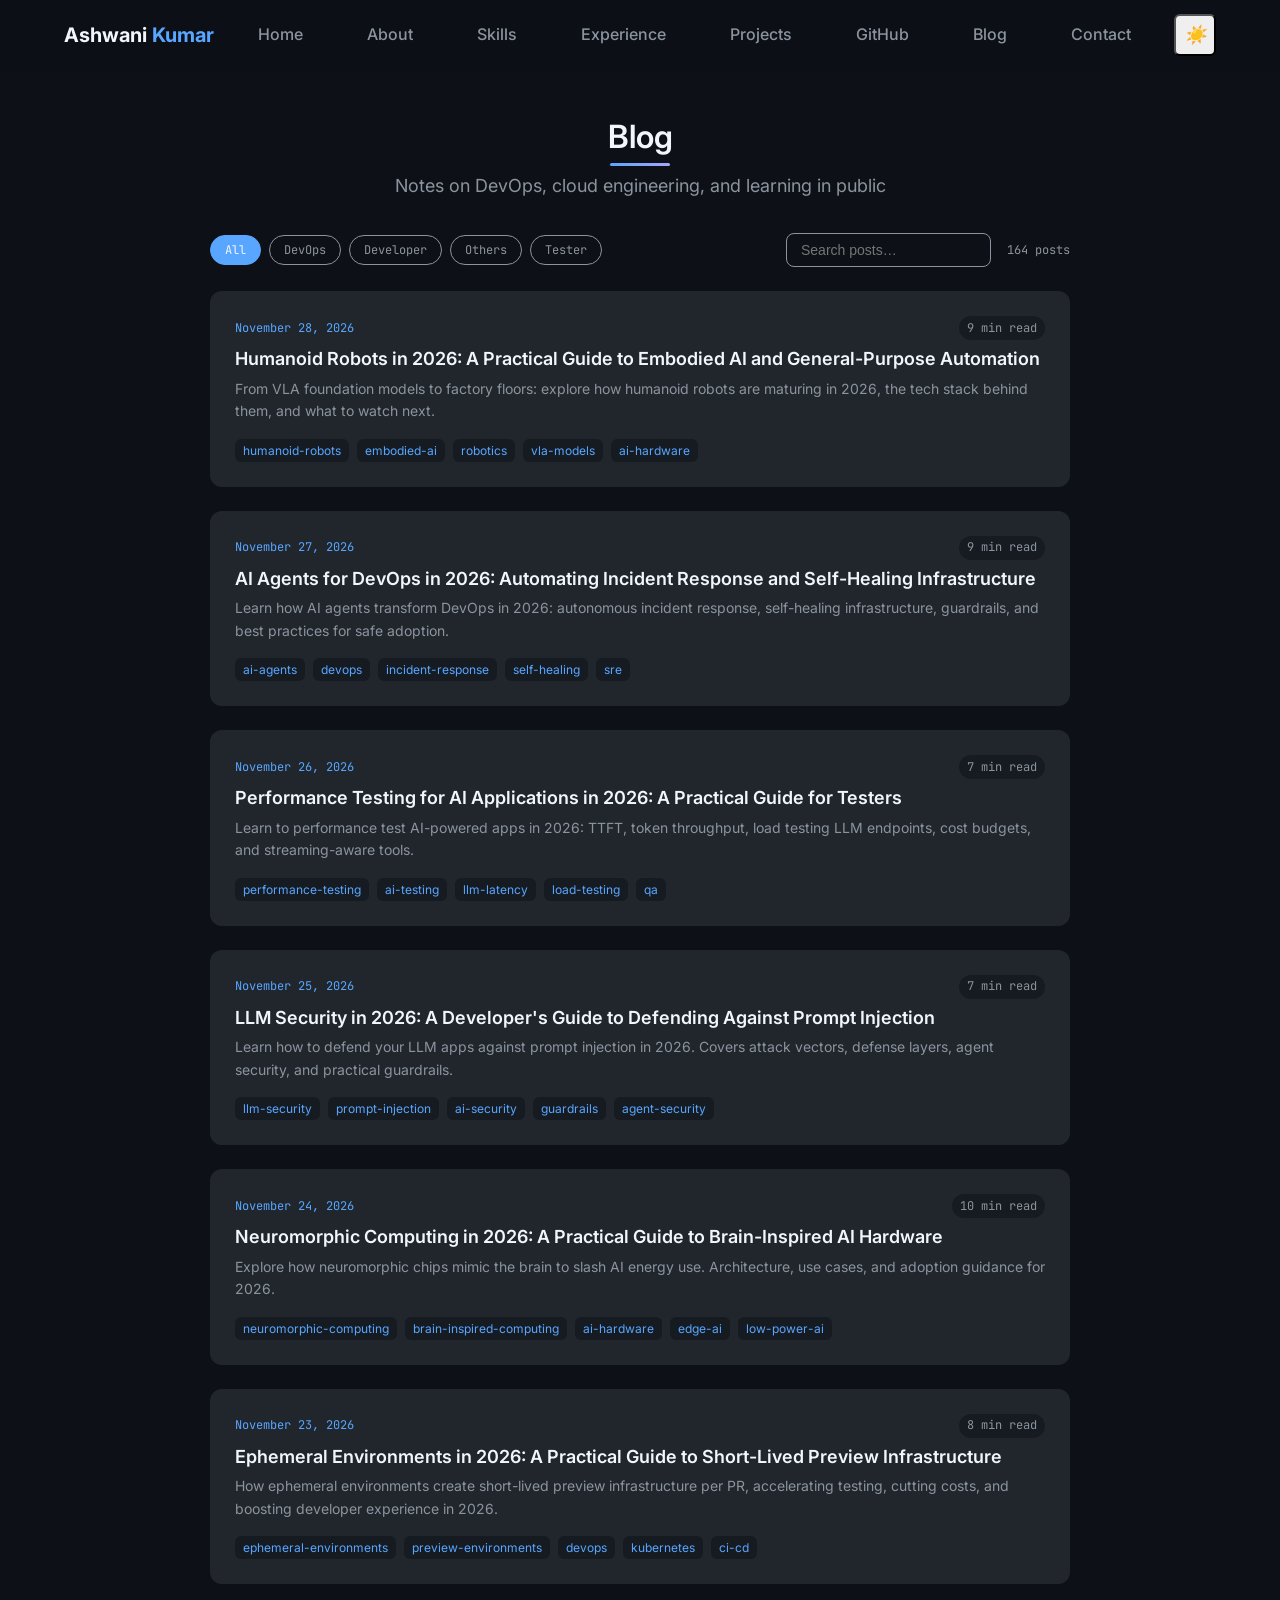
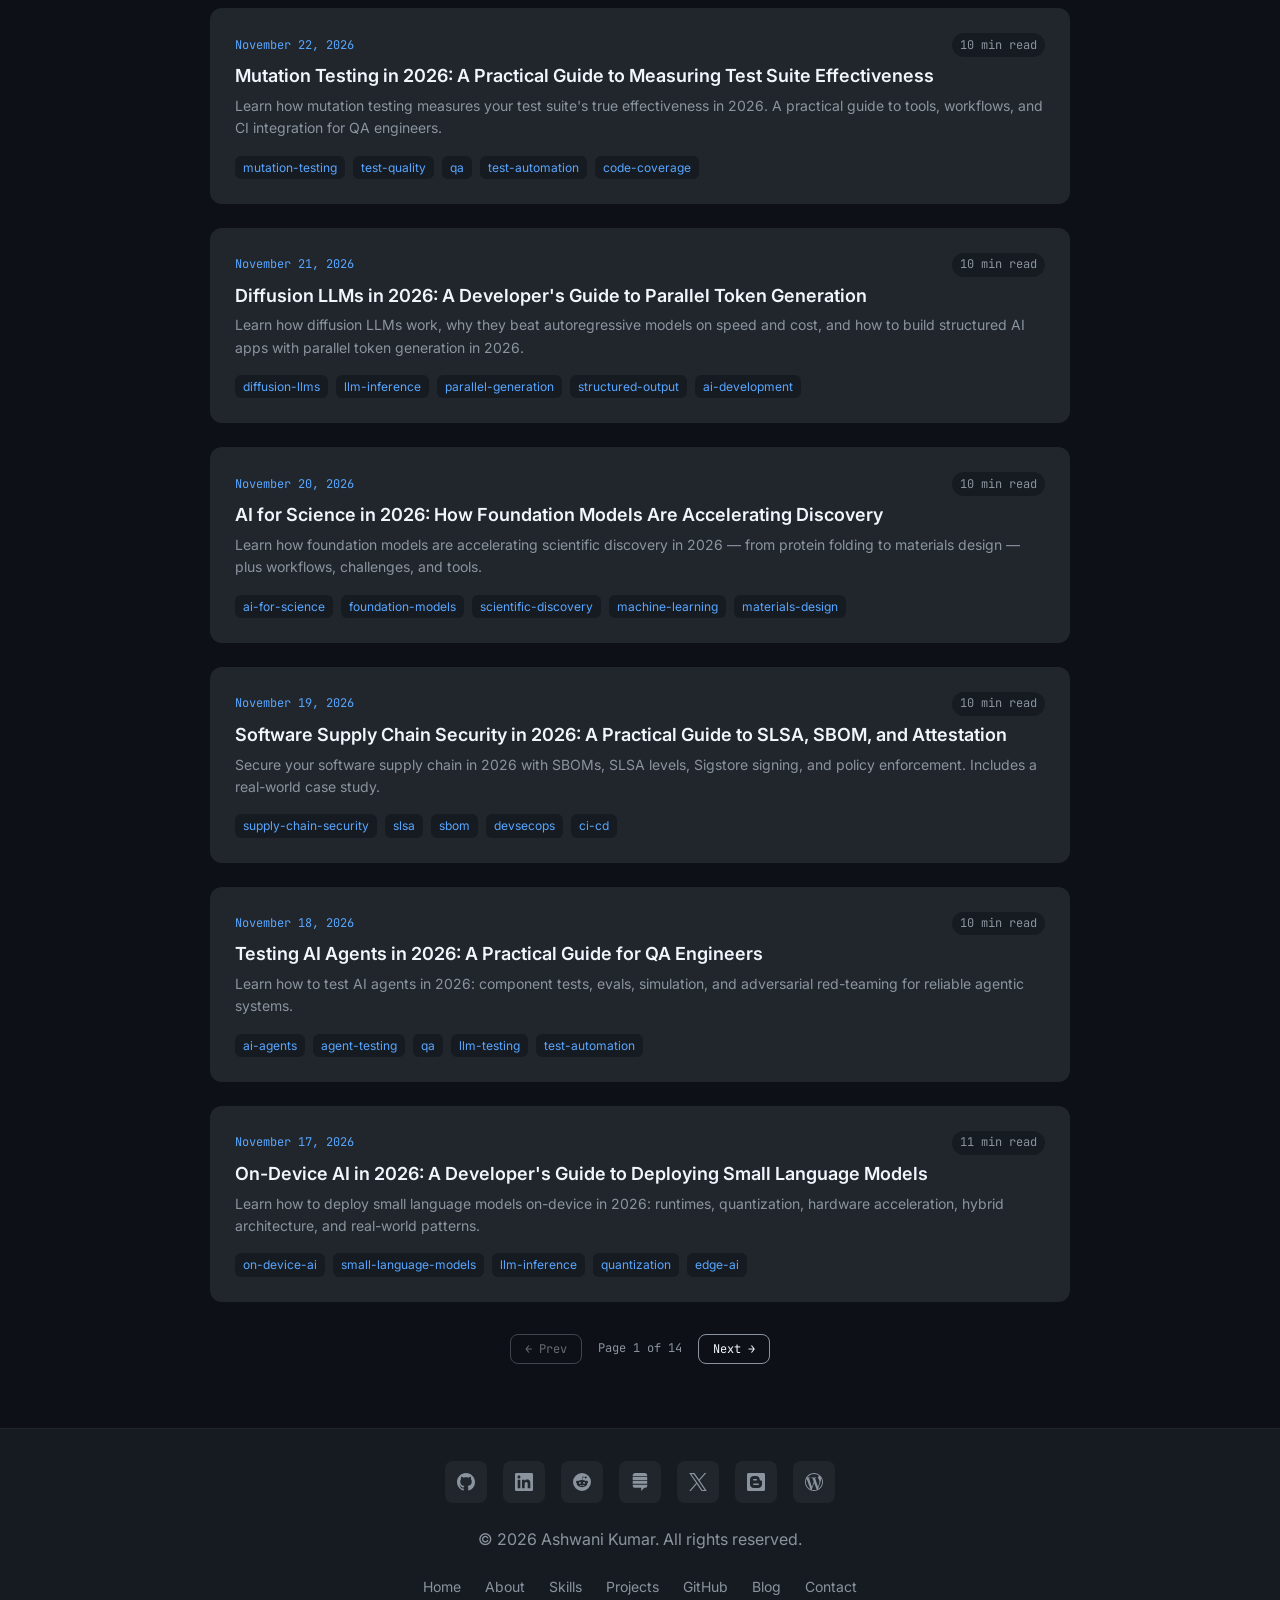
<file: blog.html>
<!DOCTYPE html>
<html lang="en">
<head>
    <meta charset="UTF-8">
    <meta name="viewport" content="width=device-width, initial-scale=1.0">
    <script>
        try {
            var savedTheme = localStorage.getItem('theme');
            if (savedTheme) document.documentElement.setAttribute('data-theme', savedTheme);
        } catch (e) {}
    </script>
    <meta name="description" content="Ashwani Kumar's blog - daily notes on DevOps, cloud engineering, test automation, and system engineering.">
    <meta name="author" content="Ashwani Kumar">
    <meta name="robots" content="index, follow">
    <link rel="canonical" href="https://ashwani983.github.io/blog.html">
    
    <!-- Open Graph Tags -->
    <meta property="og:title" content="Blog - Ashwani Kumar">
    <meta property="og:description" content="Daily notes on DevOps, cloud engineering, test automation, and system engineering.">
    <meta property="og:type" content="article">
    <meta property="og:url" content="https://ashwani983.github.io/blog.html">
    <meta property="og:site_name" content="Ashwani Kumar">
    <meta property="og:locale" content="en_US">
    
    <!-- Twitter Card Tags -->
    <meta name="twitter:card" content="summary">
    <meta name="twitter:title" content="Blog - Ashwani Kumar">
    <meta name="twitter:description" content="Daily notes on DevOps, cloud engineering, test automation, and system engineering.">
    
    <title>Blog - Ashwani Kumar</title>

    <!-- Fonts -->
    <link rel="preconnect" href="https://fonts.googleapis.com">
    <link rel="preconnect" href="https://fonts.gstatic.com" crossorigin>
    <link href="https://fonts.googleapis.com/css2?family=Inter:wght@400;500;600;700&family=JetBrains+Mono:wght@400;500;600&display=swap" rel="stylesheet">
    
    <!-- CSS Files -->
    <link rel="stylesheet" href="assets/css/main.css">
    <link rel="stylesheet" href="assets/css/responsive.css">
    <link rel="stylesheet" href="assets/css/animations.css">
    
    <!-- Favicon -->
    <link rel="icon" type="image/svg+xml" href="assets/images/icons/favicon.svg">
</head>
<body class="blog-page">
    <a class="skip-link" href="#blog-main">Skip to content</a>

    <!-- Navigation -->
    <nav class="navbar" id="navbar" aria-label="Main navigation">
        <div class="nav-container">
            <div class="nav-logo">
                <a href="index.html" class="nav-logo-link">
                    <span class="logo-text">Ashwani</span>
                    <span class="logo-accent">Kumar</span>
                </a>
            </div>
            
            <div class="nav-menu" id="nav-menu">
                <ul class="nav-list">
                    <li class="nav-item">
                        <a href="index.html#home" class="nav-link">Home</a>
                    </li>
                    <li class="nav-item">
                        <a href="index.html#about" class="nav-link">About</a>
                    </li>
                    <li class="nav-item">
                        <a href="index.html#skills" class="nav-link">Skills</a>
                    </li>
                    <li class="nav-item">
                        <a href="index.html#experience" class="nav-link">Experience</a>
                    </li>
                    <li class="nav-item">
                        <a href="projects.html" class="nav-link">Projects</a>
                    </li>
                    <li class="nav-item">
                        <a href="index.html#github" class="nav-link">GitHub</a>
                    </li>
                    <li class="nav-item">
                        <a href="blog.html" class="nav-link active" aria-current="page">Blog</a>
                    </li>
                    <li class="nav-item">
                        <a href="index.html#contact" class="nav-link">Contact</a>
                    </li>
                </ul>
            </div>
            
            <button type="button" class="nav-toggle" id="nav-toggle" aria-label="Toggle navigation menu" aria-expanded="false" aria-controls="nav-menu">
                <span class="bar"></span>
                <span class="bar"></span>
                <span class="bar"></span>
            </button>
            
            <button type="button" class="theme-toggle" id="theme-toggle" role="switch" aria-checked="true" aria-label="Toggle dark/light theme">
                <i class="theme-icon" aria-hidden="true">🌙</i>
            </button>
        </div>
    </nav>

    <main id="blog-main">
        <section class="blog-section" id="blog">
            <div class="container">
                <div class="section-header">
                    <h2 class="section-title" id="blog-title">Blog</h2>
                    <p class="section-subtitle" id="blog-subtitle">Notes on DevOps, cloud engineering, and learning in public</p>
                </div>

                <div class="blog-toolbar">
                    <div class="blog-categories" id="blog-categories" role="tablist" aria-label="Filter posts by category">
                        <button type="button" class="blog-cat-btn active" data-cat="all" role="tab" aria-selected="true">All</button>
                    </div>
                    <div class="blog-toolbar-right">
                        <input type="search" id="blog-search" class="blog-search" placeholder="Search posts…" aria-label="Search posts">
                        <span class="blog-count" id="blog-count" aria-live="polite"></span>
                    </div>
                </div>

                <div id="blog-archive" class="blog-archive">
                    <p class="stats-fallback">Loading posts…</p>
                </div>

                <nav class="blog-pagination" id="blog-pagination" aria-label="Pagination"></nav>

                <article id="blog-post" class="blog-post" hidden>
                    <a href="blog.html" class="btn btn-outline btn-sm" id="blog-back">← Back to all posts</a>
                    <header class="blog-post-header">
                        <h1 id="post-title" class="post-title"></h1>
                        <div class="blog-post-meta" id="post-meta"></div>
                    </header>
                    <div id="post-content" class="post-content markdown-body"></div>
                    <div class="blog-post-footer">
                        <a href="blog.html" class="btn btn-primary">← Back to all posts</a>
                    </div>
                </article>
            </div>
        </section>
    </main>

    <!-- Footer -->
    <footer class="footer">
        <div class="container">
            <div class="footer-content">
                <div class="footer-socials" aria-label="Social profiles">
                    <a href="https://github.com/ashwani983" class="social-icon-btn" target="_blank" rel="noopener" aria-label="GitHub profile">
                        <svg viewBox="0 0 24 24" width="18" height="18" fill="currentColor" aria-hidden="true"><path d="M12 0C5.37 0 0 5.37 0 12c0 5.31 3.435 9.795 8.205 11.385.6.105.825-.255.825-.57 0-.285-.015-1.23-.015-2.235-3.015.555-3.795-.735-4.035-1.41-.135-.345-.72-1.41-1.23-1.695-.42-.225-1.02-.78-.015-.795.945-.015 1.62.87 1.845 1.23 1.08 1.815 2.805 1.305 3.495.99.105-.78.42-1.305.765-1.605-2.67-.3-5.46-1.335-5.46-5.925 0-1.305.465-2.385 1.23-3.225-.12-.3-.54-1.53.12-3.18 0 0 1.005-.315 3.3 1.23.96-.27 1.98-.405 3-.405s2.04.135 3 .405c2.295-1.56 3.3-1.23 3.3-1.23.66 1.65.24 2.88.12 3.18.765.84 1.23 1.905 1.23 3.225 0 4.605-2.805 5.625-5.475 5.925.435.375.81 1.095.81 2.22 0 1.605-.015 2.895-.015 3.3 0 .315.225.69.825.57A12.02 12.02 0 0 0 24 12c0-6.63-5.37-12-12-12z"/></svg>
                    </a>
                    <a href="https://www.linkedin.com/in/ashwani-kumar-699788146/" class="social-icon-btn" target="_blank" rel="noopener" aria-label="LinkedIn profile">
                        <svg viewBox="0 0 24 24" width="18" height="18" fill="currentColor" aria-hidden="true"><path d="M20.447 20.452h-3.554v-5.569c0-1.328-.027-3.037-1.852-3.037-1.853 0-2.136 1.445-2.136 2.939v5.667H9.351V9h3.414v1.561h.046c.477-.9 1.637-1.85 3.37-1.85 3.601 0 4.267 2.37 4.267 5.455v6.286zM5.337 7.433c-1.144 0-2.063-.926-2.063-2.065 0-1.138.92-2.063 2.063-2.063 1.14 0 2.064.925 2.064 2.063 0 1.139-.925 2.065-2.064 2.065zm1.782 13.019H3.555V9h3.564v11.452zM22.225 0H1.771C.792 0 0 .774 0 1.729v20.542C0 23.227.792 24 1.771 24h20.451C23.2 24 24 23.227 24 22.271V1.729C24 .774 23.2 0 22.222 0h.003z"/></svg>
                    </a>
                    <a href="https://www.reddit.com/u/Ashwani_k983/s/qi09tAk231" class="social-icon-btn" target="_blank" rel="noopener" aria-label="Reddit profile">
                        <svg viewBox="0 0 24 24" width="18" height="18" fill="currentColor" aria-hidden="true"><path d="M12 0A12 12 0 0 0 0 12a12 12 0 0 0 12 12 12 12 0 0 0 12-12A12 12 0 0 0 12 0zm5.01 4.744c.688 0 1.25.561 1.25 1.249a1.25 1.25 0 0 1-2.498.056l-2.597-.547-.8 3.747c1.824.07 3.48.632 4.674 1.488.308-.309.73-.491 1.207-.491.968 0 1.754.786 1.754 1.754 0 .716-.435 1.333-1.01 1.614a3.111 3.111 0 0 1 .042.52c0 2.694-3.13 4.87-7.004 4.87-3.874 0-7.004-2.176-7.004-4.87 0-.183.015-.366.043-.534A1.748 1.748 0 0 1 4.028 12c0-.968.786-1.754 1.754-1.754.463 0 .898.196 1.207.49 1.207-.883 2.878-1.43 4.744-1.487l.885-4.182a.342.342 0 0 1 .14-.197.35.35 0 0 1 .238-.042l2.906.617a1.214 1.214 0 0 1 1.108-.701zM9.25 12a1.25 1.25 0 0 0-1.25 1.25c0 .69.56 1.25 1.25 1.25.69 0 1.25-.56 1.25-1.25 0-.69-.56-1.25-1.25-1.25zm5.5 0a1.25 1.25 0 0 0-1.25 1.25c0 .69.56 1.25 1.25 1.25.69 0 1.25-.56 1.25-1.25 0-.69-.56-1.25-1.25-1.25zm-5.466 3.99a.327.327 0 0 0-.231.094.33.33 0 0 0 0 .463c.842.842 2.484.913 2.961.913.477 0 2.105-.056 2.961-.913a.361.361 0 0 0 .029-.463.33.33 0 0 0-.464 0c-.547.533-1.684.73-2.512.73-.828 0-1.979-.196-2.512-.73a.326.326 0 0 0-.232-.095z"/></svg>
                    </a>
                    <a href="https://stackexchange.com/users/29012040/ashwani-kumar" class="social-icon-btn" target="_blank" rel="noopener" aria-label="Stack Exchange profile">
                        <svg viewBox="0 0 24 24" width="18" height="18" fill="currentColor" aria-hidden="true"><path d="M21.728 15.577v1.036c0 1.754-1.395 3.177-3.1 3.177h-.904L13.645 24v-4.21H5.371c-1.704 0-3.099-1.423-3.099-3.181v-1.032h19.456zM2.275 10.463h19.323v3.979H2.275v-3.979zm0-5.141h19.323v3.979H2.275V5.322zM18.575 0c1.681 0 3.023 1.42 3.023 3.178v1.034H2.275V3.178C2.275 1.422 3.67 0 5.375 0h13.2z"/></svg>
                    </a>
                    <a href="https://x.com/ashwanig983" class="social-icon-btn" target="_blank" rel="noopener" aria-label="X (Twitter) profile">
                        <svg viewBox="0 0 24 24" width="18" height="18" fill="currentColor" aria-hidden="true"><path d="M14.234 10.162 22.977 0h-2.072l-7.591 8.824L7.251 0H.258l9.168 13.343L.258 24H2.33l8.016-9.318L16.749 24h6.993zm-2.837 3.299-.929-1.329L3.076 1.56h3.182l5.965 8.532.929 1.329 7.754 11.09h-3.182z"/></svg>
                    </a>
                    <a href="https://atlcodify.blogspot.com/" class="social-icon-btn" target="_blank" rel="noopener" aria-label="Blogger profile">
                        <svg viewBox="0 0 24 24" width="18" height="18" fill="currentColor" aria-hidden="true"><path d="M21.976 24H2.026C.9 24 0 23.1 0 21.976V2.026C0 .9.9 0 2.025 0H22.05C23.1 0 24 .9 24 2.025v19.95C24 23.1 23.1 24 21.976 24zM12 3.975H9c-2.775 0-5.025 2.25-5.025 5.025v6c0 2.774 2.25 5.024 5.025 5.024h6c2.774 0 5.024-2.25 5.024-5.024v-3.975c0-.6-.45-1.05-1.05-1.05H18c-.524 0-.976-.45-.976-.976 0-2.776-2.25-5.026-5.024-5.026zm3.074 12H9c-.525 0-.975-.45-.975-.975s.45-.976.975-.976h6.074c.526 0 .977.45.977.976s-.45.976-.975.976zm-2.55-7.95c.527 0 .976.45.976.975s-.45.975-.975.975h-3.6c-.525 0-.976-.45-.976-.975s.45-.975.975-.975h3.6z"/></svg>
                    </a>
                    <a href="https://atlcodify.wordpress.com/" class="social-icon-btn" target="_blank" rel="noopener" aria-label="WordPress profile">
                        <svg viewBox="0 0 24 24" width="18" height="18" fill="currentColor" aria-hidden="true"><path d="M21.469 6.825c.84 1.537 1.318 3.3 1.318 5.175 0 3.979-2.156 7.456-5.363 9.325l3.295-9.527c.615-1.54.82-2.771.82-3.864 0-.405-.026-.78-.07-1.11m-7.981.105c.647-.03 1.232-.105 1.232-.105.582-.075.514-.93-.067-.899 0 0-1.755.135-2.88.135-1.064 0-2.85-.15-2.85-.15-.585-.03-.661.855-.075.885 0 0 .54.061 1.125.09l1.68 4.605-2.37 7.08L5.354 6.9c.649-.03 1.234-.1 1.234-.1.585-.075.516-.93-.065-.896 0 0-1.746.138-2.874.138-.2 0-.438-.008-.69-.015C4.911 3.15 8.235 1.215 12 1.215c2.809 0 5.365 1.072 7.286 2.833-.046-.003-.091-.009-.141-.009-1.06 0-1.812.923-1.812 1.914 0 .89.513 1.643 1.06 2.531.411.72.89 1.643.89 2.977 0 .915-.354 1.994-.821 3.479l-1.075 3.585-3.9-11.61.001.014zM12 22.784c-1.059 0-2.081-.153-3.048-.437l3.237-9.406 3.315 9.087c.024.053.05.101.078.149-1.12.393-2.325.609-3.582.609M1.211 12c0-1.564.336-3.05.935-4.39L7.29 21.709C3.694 19.96 1.212 16.271 1.211 12M12 0C5.385 0 0 5.385 0 12s5.385 12 12 12 12-5.385 12-12S18.615 0 12 0"/></svg>
                    </a>
                </div>
                <div class="footer-text">
                    <p>&copy; 2026 Ashwani Kumar. All rights reserved.</p>
                </div>
                <div class="footer-links">
                    <a href="index.html#home">Home</a>
                    <a href="index.html#about">About</a>
                    <a href="index.html#skills">Skills</a>
                    <a href="index.html#projects">Projects</a>
                    <a href="index.html#github">GitHub</a>
                    <a href="blog.html">Blog</a>
                    <a href="index.html#contact">Contact</a>
                </div>
            </div>
        </div>
    </footer>

    <!-- JavaScript Files -->
    <script src="assets/js/vendor/marked.min.js"></script>
    <script src="assets/js/blog.js"></script>
    <script src="assets/js/navigation.js"></script>
</body>
</html>
</file>
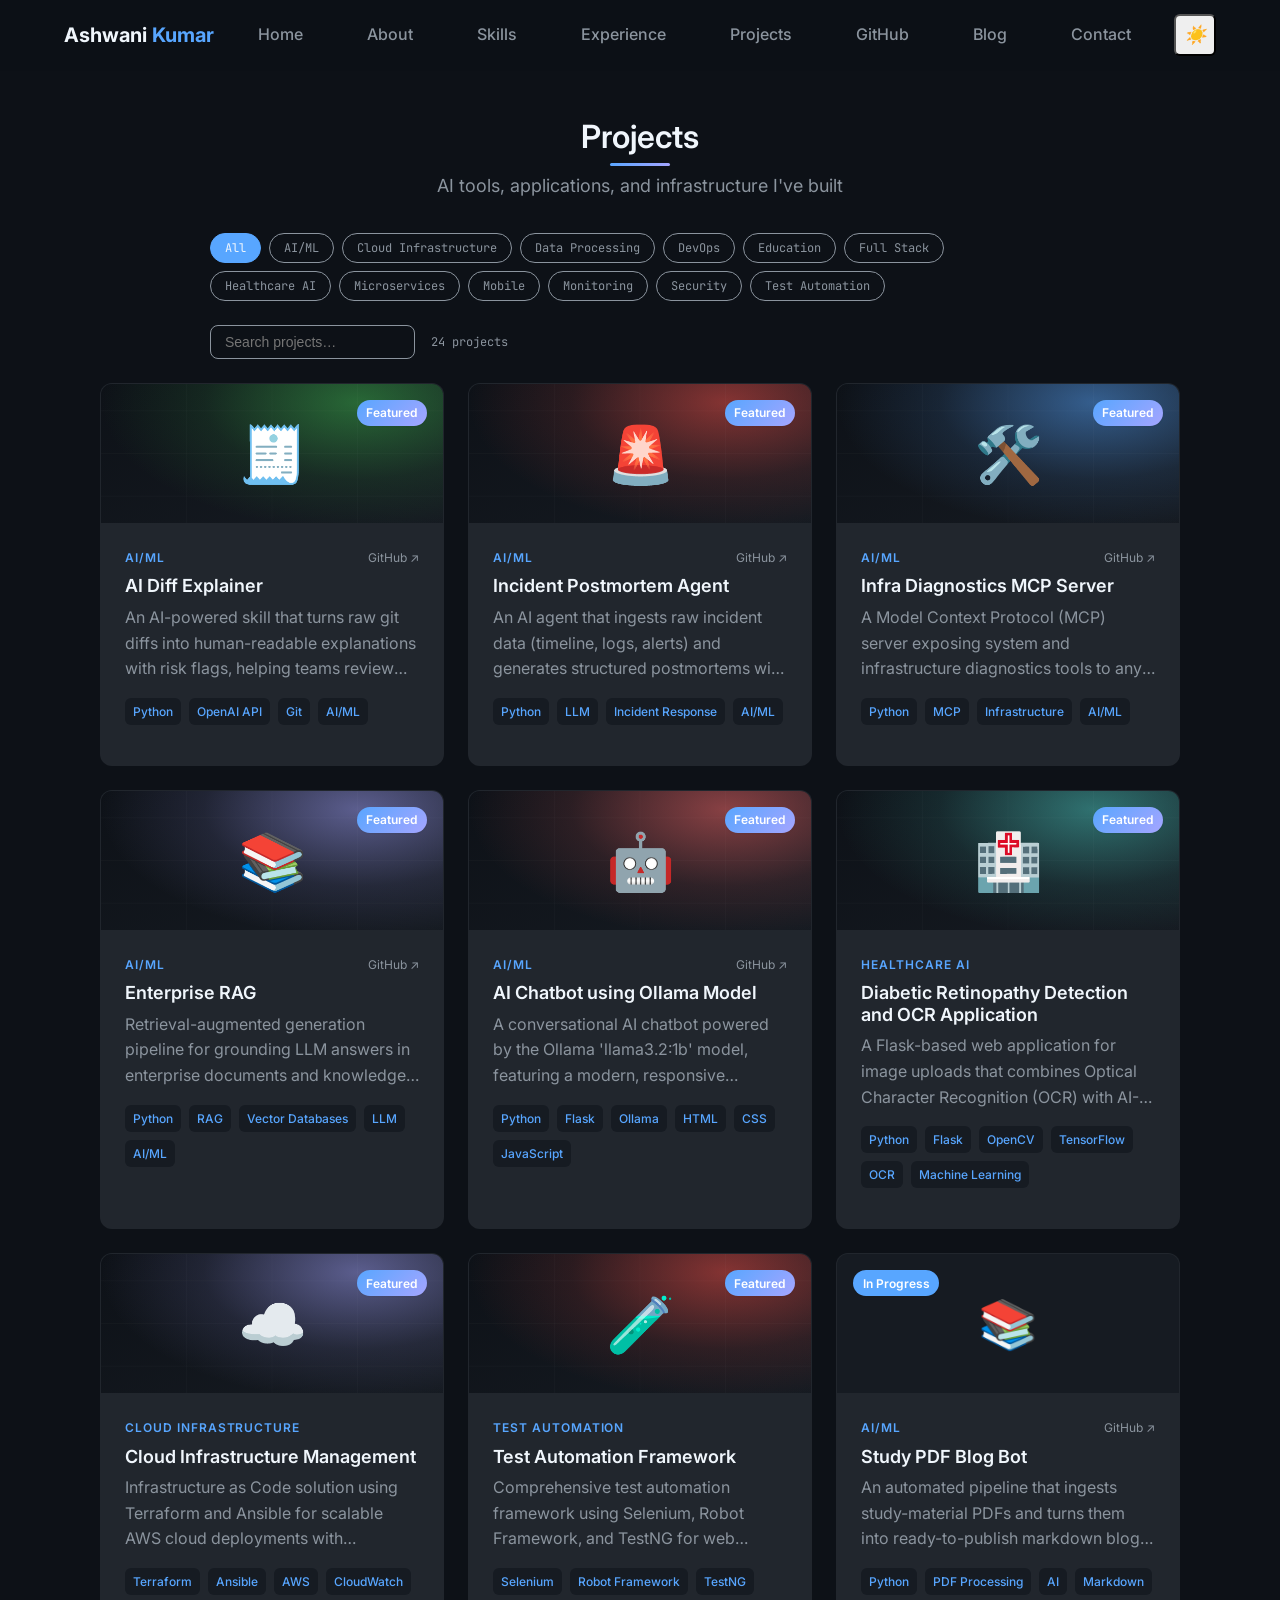
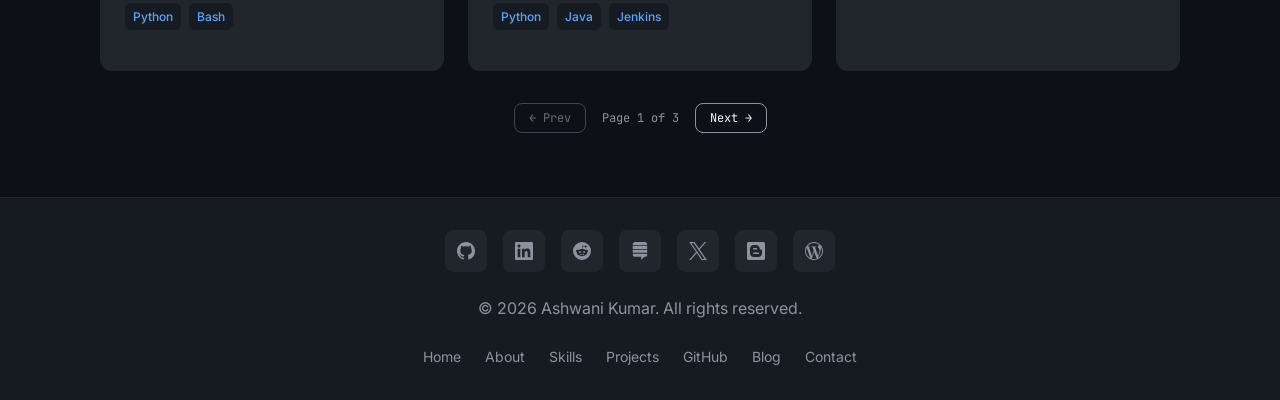
<file: projects.html>
<!DOCTYPE html>
<html lang="en">
<head>
    <meta charset="UTF-8">
    <meta name="viewport" content="width=device-width, initial-scale=1.0">
    <script>
        try {
            var savedTheme = localStorage.getItem('theme');
            if (savedTheme) document.documentElement.setAttribute('data-theme', savedTheme);
        } catch (e) {}
    </script>
    <meta name="description" content="Ashwani Kumar's projects - AI tools, applications, and infrastructure.">
    <meta name="author" content="Ashwani Kumar">
    <meta name="robots" content="index, follow">
    <link rel="canonical" href="https://ashwani983.github.io/projects.html">

    <!-- Open Graph Tags -->
    <meta property="og:title" content="Projects - Ashwani Kumar">
    <meta property="og:description" content="AI tools, applications, and infrastructure I've built.">
    <meta property="og:type" content="article">
    <meta property="og:url" content="https://ashwani983.github.io/projects.html">
    <meta property="og:site_name" content="Ashwani Kumar">
    <meta property="og:locale" content="en_US">

    <!-- Twitter Card Tags -->
    <meta name="twitter:card" content="summary">
    <meta name="twitter:title" content="Projects - Ashwani Kumar">
    <meta name="twitter:description" content="AI tools, applications, and infrastructure I've built.">

    <title>Projects - Ashwani Kumar</title>

    <!-- Fonts -->
    <link rel="preconnect" href="https://fonts.googleapis.com">
    <link rel="preconnect" href="https://fonts.gstatic.com" crossorigin>
    <link href="https://fonts.googleapis.com/css2?family=Inter:wght@400;500;600;700&family=JetBrains+Mono:wght@400;500;600&display=swap" rel="stylesheet">

    <!-- CSS Files -->
    <link rel="stylesheet" href="assets/css/main.css">
    <link rel="stylesheet" href="assets/css/responsive.css">
    <link rel="stylesheet" href="assets/css/animations.css">

    <!-- Favicon -->
    <link rel="icon" type="image/svg+xml" href="assets/images/icons/favicon.svg">
</head>
<body class="projects-page">
    <a class="skip-link" href="#projects-main">Skip to content</a>

    <!-- Navigation -->
    <nav class="navbar" id="navbar" aria-label="Main navigation">
        <div class="nav-container">
            <div class="nav-logo">
                <a href="index.html" class="nav-logo-link">
                    <span class="logo-text">Ashwani</span>
                    <span class="logo-accent">Kumar</span>
                </a>
            </div>

            <div class="nav-menu" id="nav-menu">
                <ul class="nav-list">
                    <li class="nav-item">
                        <a href="index.html#home" class="nav-link">Home</a>
                    </li>
                    <li class="nav-item">
                        <a href="index.html#about" class="nav-link">About</a>
                    </li>
                    <li class="nav-item">
                        <a href="index.html#skills" class="nav-link">Skills</a>
                    </li>
                    <li class="nav-item">
                        <a href="index.html#experience" class="nav-link">Experience</a>
                    </li>
                    <li class="nav-item">
                        <a href="projects.html" class="nav-link active" aria-current="page">Projects</a>
                    </li>
                    <li class="nav-item">
                        <a href="index.html#github" class="nav-link">GitHub</a>
                    </li>
                    <li class="nav-item">
                        <a href="blog.html" class="nav-link">Blog</a>
                    </li>
                    <li class="nav-item">
                        <a href="index.html#contact" class="nav-link">Contact</a>
                    </li>
                </ul>
            </div>

            <button type="button" class="nav-toggle" id="nav-toggle" aria-label="Toggle navigation menu" aria-expanded="false" aria-controls="nav-menu">
                <span class="bar"></span>
                <span class="bar"></span>
                <span class="bar"></span>
            </button>

            <button type="button" class="theme-toggle" id="theme-toggle" role="switch" aria-checked="true" aria-label="Toggle dark/light theme">
                <i class="theme-icon" aria-hidden="true">🌙</i>
            </button>
        </div>
    </nav>

    <main id="projects-main">
        <section class="blog-section" id="projects">
            <div class="container">
                <div class="section-header">
                    <h2 class="section-title" id="projects-title">Projects</h2>
                    <p class="section-subtitle" id="projects-subtitle">AI tools, applications, and infrastructure I've built</p>
                </div>

                <div class="blog-toolbar">
                    <div class="blog-categories" id="project-categories" role="tablist" aria-label="Filter projects by category">
                        <button type="button" class="blog-cat-btn active" data-cat="All" role="tab" aria-selected="true">All</button>
                    </div>
                    <div class="blog-toolbar-right">
                        <input type="search" id="project-search" class="blog-search" placeholder="Search projects…" aria-label="Search projects">
                        <span class="blog-count" id="project-count" aria-live="polite"></span>
                    </div>
                </div>

                <div id="project-archive" class="project-archive">
                    <p class="stats-fallback">Loading projects…</p>
                </div>

                <nav class="blog-pagination" id="project-pagination" aria-label="Pagination"></nav>

                <article id="project-detail" class="project-detail" hidden>
                    <a href="projects.html" class="btn btn-outline btn-sm" id="project-back">← Back to all projects</a>
                    <header class="project-detail-header">
                        <div class="project-detail-icon" id="project-detail-icon"></div>
                        <h1 id="project-title" class="post-title"></h1>
                        <div class="project-detail-meta" id="project-detail-meta"></div>
                        <div class="project-detail-links" id="project-detail-links"></div>
                    </header>
                    <div id="project-content" class="post-content markdown-body"></div>
                    <div class="blog-post-footer">
                        <a href="projects.html" class="btn btn-primary">← Back to all projects</a>
                    </div>
                </article>
            </div>
        </section>
    </main>

    <!-- Footer -->
    <footer class="footer">
        <div class="container">
            <div class="footer-content">
                <div class="footer-socials" aria-label="Social profiles">
                    <a href="https://github.com/ashwani983" class="social-icon-btn" target="_blank" rel="noopener" aria-label="GitHub profile">
                        <svg viewBox="0 0 24 24" width="18" height="18" fill="currentColor" aria-hidden="true"><path d="M12 0C5.37 0 0 5.37 0 12c0 5.31 3.435 9.795 8.205 11.385.6.105.825-.255.825-.57 0-.285-.015-1.23-.015-2.235-3.015.555-3.795-.735-4.035-1.41-.135-.345-.72-1.41-1.23-1.695-.42-.225-1.02-.78-.015-.795.945-.015 1.62.87 1.845 1.23 1.08 1.815 2.805 1.305 3.495.99.105-.78.42-1.305.765-1.605-2.67-.3-5.46-1.335-5.46-5.925 0-1.305.465-2.385 1.23-3.225-.12-.3-.54-1.53.12-3.18 0 0 1.005-.315 3.3 1.23.96-.27 1.98-.405 3-.405s2.04.135 3 .405c2.295-1.56 3.3-1.23 3.3-1.23.66 1.65.24 2.88.12 3.18.765.84 1.23 1.905 1.23 3.225 0 4.605-2.805 5.625-5.475 5.925.435.375.81 1.095.81 2.22 0 1.605-.015 2.895-.015 3.3 0 .315.225.69.825.57A12.02 12.02 0 0 0 24 12c0-6.63-5.37-12-12-12z"/></svg>
                    </a>
                    <a href="https://www.linkedin.com/in/ashwani-kumar-699788146/" class="social-icon-btn" target="_blank" rel="noopener" aria-label="LinkedIn profile">
                        <svg viewBox="0 0 24 24" width="18" height="18" fill="currentColor" aria-hidden="true"><path d="M20.447 20.452h-3.554v-5.569c0-1.328-.027-3.037-1.852-3.037-1.853 0-2.136 1.445-2.136 2.939v5.667H9.351V9h3.414v1.561h.046c.477-.9 1.637-1.85 3.37-1.85 3.601 0 4.267 2.37 4.267 5.455v6.286zM5.337 7.433c-1.144 0-2.063-.926-2.063-2.065 0-1.138.92-2.063 2.063-2.063 1.14 0 2.064.925 2.064 2.063 0 1.139-.925 2.065-2.064 2.065zm1.782 13.019H3.555V9h3.564v11.452zM22.225 0H1.771C.792 0 0 .774 0 1.729v20.542C0 23.227.792 24 1.771 24h20.451C23.2 24 24 23.227 24 22.271V1.729C24 .774 23.2 0 22.222 0h.003z"/></svg>
                    </a>
                    <a href="https://www.reddit.com/u/Ashwani_k983/s/qi09tAk231" class="social-icon-btn" target="_blank" rel="noopener" aria-label="Reddit profile">
                        <svg viewBox="0 0 24 24" width="18" height="18" fill="currentColor" aria-hidden="true"><path d="M12 0A12 12 0 0 0 0 12a12 12 0 0 0 12 12 12 12 0 0 0 12-12A12 12 0 0 0 12 0zm5.01 4.744c.688 0 1.25.561 1.25 1.249a1.25 1.25 0 0 1-2.498.056l-2.597-.547-.8 3.747c1.824.07 3.48.632 4.674 1.488.308-.309.73-.491 1.207-.491.968 0 1.754.786 1.754 1.754 0 .716-.435 1.333-1.01 1.614a3.111 3.111 0 0 1 .042.52c0 2.694-3.13 4.87-7.004 4.87-3.874 0-7.004-2.176-7.004-4.87 0-.183.015-.366.043-.534A1.748 1.748 0 0 1 4.028 12c0-.968.786-1.754 1.754-1.754.463 0 .898.196 1.207.49 1.207-.883 2.878-1.43 4.744-1.487l.885-4.182a.342.342 0 0 1 .14-.197.35.35 0 0 1 .238-.042l2.906.617a1.214 1.214 0 0 1 1.108-.701zM9.25 12a1.25 1.25 0 0 0-1.25 1.25c0 .69.56 1.25 1.25 1.25.69 0 1.25-.56 1.25-1.25 0-.69-.56-1.25-1.25-1.25zm5.5 0a1.25 1.25 0 0 0-1.25 1.25c0 .69.56 1.25 1.25 1.25.69 0 1.25-.56 1.25-1.25 0-.69-.56-1.25-1.25-1.25zm-5.466 3.99a.327.327 0 0 0-.231.094.33.33 0 0 0 0 .463c.842.842 2.484.913 2.961.913.477 0 2.105-.056 2.961-.913a.361.361 0 0 0 .029-.463.33.33 0 0 0-.464 0c-.547.533-1.684.73-2.512.73-.828 0-1.979-.196-2.512-.73a.326.326 0 0 0-.232-.095z"/></svg>
                    </a>
                    <a href="https://stackexchange.com/users/29012040/ashwani-kumar" class="social-icon-btn" target="_blank" rel="noopener" aria-label="Stack Exchange profile">
                        <svg viewBox="0 0 24 24" width="18" height="18" fill="currentColor" aria-hidden="true"><path d="M21.728 15.577v1.036c0 1.754-1.395 3.177-3.1 3.177h-.904L13.645 24v-4.21H5.371c-1.704 0-3.099-1.423-3.099-3.181v-1.032h19.456zM2.275 10.463h19.323v3.979H2.275v-3.979zm0-5.141h19.323v3.979H2.275V5.322zM18.575 0c1.681 0 3.023 1.42 3.023 3.178v1.034H2.275V3.178C2.275 1.422 3.67 0 5.375 0h13.2z"/></svg>
                    </a>
                    <a href="https://x.com/ashwanig983" class="social-icon-btn" target="_blank" rel="noopener" aria-label="X (Twitter) profile">
                        <svg viewBox="0 0 24 24" width="18" height="18" fill="currentColor" aria-hidden="true"><path d="M14.234 10.162 22.977 0h-2.072l-7.591 8.824L7.251 0H.258l9.168 13.343L.258 24H2.33l8.016-9.318L16.749 24h6.993zm-2.837 3.299-.929-1.329L3.076 1.56h3.182l5.965 8.532.929 1.329 7.754 11.09h-3.182z"/></svg>
                    </a>
                    <a href="https://atlcodify.blogspot.com/" class="social-icon-btn" target="_blank" rel="noopener" aria-label="Blogger profile">
                        <svg viewBox="0 0 24 24" width="18" height="18" fill="currentColor" aria-hidden="true"><path d="M21.976 24H2.026C.9 24 0 23.1 0 21.976V2.026C0 .9.9 0 2.025 0H22.05C23.1 0 24 .9 24 2.025v19.95C24 23.1 23.1 24 21.976 24zM12 3.975H9c-2.775 0-5.025 2.25-5.025 5.025v6c0 2.774 2.25 5.024 5.025 5.024h6c2.774 0 5.024-2.25 5.024-5.024v-3.975c0-.6-.45-1.05-1.05-1.05H18c-.524 0-.976-.45-.976-.976 0-2.776-2.25-5.026-5.024-5.026zm3.074 12H9c-.525 0-.975-.45-.975-.975s.45-.976.975-.976h6.074c.526 0 .977.45.977.976s-.45.976-.975.976zm-2.55-7.95c.527 0 .976.45.976.975s-.45.975-.975.975h-3.6c-.525 0-.976-.45-.976-.975s.45-.975.975-.975h3.6z"/></svg>
                    </a>
                    <a href="https://atlcodify.wordpress.com/" class="social-icon-btn" target="_blank" rel="noopener" aria-label="WordPress profile">
                        <svg viewBox="0 0 24 24" width="18" height="18" fill="currentColor" aria-hidden="true"><path d="M21.469 6.825c.84 1.537 1.318 3.3 1.318 5.175 0 3.979-2.156 7.456-5.363 9.325l3.295-9.527c.615-1.54.82-2.771.82-3.864 0-.405-.026-.78-.07-1.11m-7.981.105c.647-.03 1.232-.105 1.232-.105.582-.075.514-.93-.067-.899 0 0-1.755.135-2.88.135-1.064 0-2.85-.15-2.85-.15-.585-.03-.661.855-.075.885 0 0 .54.061 1.125.09l1.68 4.605-2.37 7.08L5.354 6.9c.649-.03 1.234-.1 1.234-.1.585-.075.516-.93-.065-.896 0 0-1.746.138-2.874.138-.2 0-.438-.008-.69-.015C4.911 3.15 8.235 1.215 12 1.215c2.809 0 5.365 1.072 7.286 2.833-.046-.003-.091-.009-.141-.009-1.06 0-1.812.923-1.812 1.914 0 .89.513 1.643 1.06 2.531.411.72.89 1.643.89 2.977 0 .915-.354 1.994-.821 3.479l-1.075 3.585-3.9-11.61.001.014zM12 22.784c-1.059 0-2.081-.153-3.048-.437l3.237-9.406 3.315 9.087c.024.053.05.101.078.149-1.12.393-2.325.609-3.582.609M1.211 12c0-1.564.336-3.05.935-4.39L7.29 21.709C3.694 19.96 1.212 16.271 1.211 12M12 0C5.385 0 0 5.385 0 12s5.385 12 12 12 12-5.385 12-12S18.615 0 12 0"/></svg>
                    </a>
                </div>
                <div class="footer-text">
                    <p>&copy; 2026 Ashwani Kumar. All rights reserved.</p>
                </div>
                <div class="footer-links">
                    <a href="index.html#home">Home</a>
                    <a href="index.html#about">About</a>
                    <a href="index.html#skills">Skills</a>
                    <a href="projects.html">Projects</a>
                    <a href="index.html#github">GitHub</a>
                    <a href="blog.html">Blog</a>
                    <a href="index.html#contact">Contact</a>
                </div>
            </div>
        </div>
    </footer>

    <!-- JavaScript Files -->
    <script src="assets/js/vendor/marked.min.js"></script>
    <script src="assets/js/projects.js"></script>
    <script src="assets/js/navigation.js"></script>
</body>
</html>
</file>
<file: assets/css/main.css>
/* CSS Variables - Software Engineer Theme */
:root {
  /* Primary Colors */
  --primary-bg: #0d1117;
  --secondary-bg: #161b22;
  --accent-bg: #21262d;
  
  /* Text Colors */
  --text-primary: #f0f6fc;
  --text-secondary: #8b949e;
  --text-accent: #58a6ff;
  
  /* Accent Colors */
  --accent-blue: #58a6ff;
  --accent-green: #3fb950;
  --accent-orange: #f85149;
  --accent-purple: #a5a5ff;
  
  /* Gradients */
  --gradient-primary: linear-gradient(135deg, #58a6ff, #a5a5ff);
  --gradient-secondary: linear-gradient(135deg, #3fb950, #58a6ff);
  
  /* Font Stack */
  --font-primary: 'Inter', 'Segoe UI', system-ui, sans-serif;
  --font-mono: 'JetBrains Mono', 'Fira Code', monospace;
  --font-heading: 'Inter', 'Segoe UI', system-ui, sans-serif;
  
  /* Font Sizes */
  --fs-xs: 0.75rem;
  --fs-sm: 0.875rem;
  --fs-base: 1rem;
  --fs-lg: 1.125rem;
  --fs-xl: 1.25rem;
  --fs-2xl: 1.5rem;
  --fs-3xl: 2rem;
  --fs-4xl: 2.5rem;
  
  /* Spacing */
  --spacing-xs: 0.5rem;
  --spacing-sm: 1rem;
  --spacing-md: 1.5rem;
  --spacing-lg: 2rem;
  --spacing-xl: 3rem;
  --spacing-2xl: 4rem;
  
  /* Border Radius */
  --radius-sm: 0.375rem;
  --radius-md: 0.5rem;
  --radius-lg: 0.75rem;
  --radius-xl: 1rem;
  
  /* Shadows */
  --shadow-sm: 0 1px 2px 0 rgba(0, 0, 0, 0.05);
  --shadow-md: 0 4px 6px -1px rgba(0, 0, 0, 0.1);
  --shadow-lg: 0 10px 15px -3px rgba(0, 0, 0, 0.1);
  --shadow-xl: 0 20px 25px -5px rgba(0, 0, 0, 0.1);
  
  /* Transitions */
  --transition-fast: 0.15s ease-in-out;
  --transition-normal: 0.3s ease-in-out;
  --transition-slow: 0.5s ease-in-out;

  /* Contribution calendar (GitHub dark palette) */
  --cal-0: #161b22;
  --cal-1: #0e4429;
  --cal-2: #006d32;
  --cal-3: #26a641;
  --cal-4: #39d353;
}

/* Light Theme Variables */
[data-theme="light"] {
  --primary-bg: #ffffff;
  --secondary-bg: #f6f8fa;
  --accent-bg: #ffffff;
  --text-primary: #24292f;
  --text-secondary: #656d76;
  --text-accent: #0969da;
  --accent-blue: #0969da;

  /* Contribution calendar (GitHub light palette) */
  --cal-0: #ebedf0;
  --cal-1: #9be9a8;
  --cal-2: #40c463;
  --cal-3: #30a14e;
  --cal-4: #216e39;
}

/* Reset and Base Styles */
* {
  margin: 0;
  padding: 0;
  box-sizing: border-box;
}

html {
  scroll-behavior: smooth;
  font-size: 16px;
}

body {
  font-family: var(--font-primary);
  background-color: var(--primary-bg);
  color: var(--text-primary);
  line-height: 1.6;
  overflow-x: hidden;
}

/* Keyboard focus indicator */
:focus-visible {
  outline: 3px solid var(--text-accent);
  outline-offset: 2px;
  border-radius: 2px;
}

/* Typography */
h1, h2, h3, h4, h5, h6 {
  font-family: var(--font-heading);
  font-weight: 600;
  line-height: 1.2;
  margin-bottom: var(--spacing-sm);
}

h1 { font-size: var(--fs-4xl); }
h2 { font-size: var(--fs-3xl); }
h3 { font-size: var(--fs-2xl); }
h4 { font-size: var(--fs-xl); }
h5 { font-size: var(--fs-lg); }
h6 { font-size: var(--fs-base); }

p {
  margin-bottom: var(--spacing-sm);
  color: var(--text-secondary);
}

a {
  color: var(--text-accent);
  text-decoration: none;
  transition: var(--transition-fast);
}

a:hover {
  color: var(--accent-blue);
}

/* Container */
.container {
  max-width: 1200px;
  margin: 0 auto;
  padding: 0 var(--spacing-md);
}

/* Skip Link */
.skip-link {
  position: absolute;
  top: -100%;
  left: var(--spacing-sm);
  z-index: 2000;
  padding: var(--spacing-xs) var(--spacing-md);
  background: var(--accent-bg);
  color: var(--text-primary);
  border-radius: 0 0 var(--radius-sm) var(--radius-sm);
  transition: top var(--transition-fast);
}

.skip-link:focus {
  top: 0;
}

/* Buttons */
.btn {
  display: inline-flex;
  align-items: center;
  justify-content: center;
  padding: var(--spacing-sm) var(--spacing-lg);
  border: none;
  border-radius: var(--radius-md);
  font-family: var(--font-primary);
  font-size: var(--fs-base);
  font-weight: 500;
  text-decoration: none;
  cursor: pointer;
  transition: var(--transition-normal);
  position: relative;
  overflow: hidden;
}

.btn-primary {
  background: var(--gradient-primary);
  color: white;
  box-shadow: var(--shadow-md);
}

.btn-primary:hover {
  transform: translateY(-2px);
  box-shadow: var(--shadow-lg);
}

.btn-secondary {
  background: transparent;
  color: var(--text-accent);
  border: 2px solid var(--text-accent);
}

.btn-secondary:hover {
  background: var(--text-accent);
  color: white;
}

.btn-outline {
  background: transparent;
  color: var(--text-primary);
  border: 2px solid var(--accent-bg);
}

.btn-outline:hover {
  background: var(--accent-bg);
  border-color: var(--text-accent);
}

/* Navigation */
.navbar {
  position: fixed;
  top: 0;
  left: 0;
  right: 0;
  background: rgba(13, 17, 23, 0.85);
  backdrop-filter: blur(14px) saturate(140%);
  -webkit-backdrop-filter: blur(14px) saturate(140%);
  border-bottom: 1px solid transparent;
  z-index: 1000;
  transition: var(--transition-normal);
}

.navbar.scrolled {
  background: rgba(13, 17, 23, 0.92);
  border-bottom: 1px solid var(--accent-bg);
  box-shadow: 0 4px 20px -6px rgba(0, 0, 0, 0.4);
}

[data-theme="light"] .navbar {
  background: rgba(255, 255, 255, 0.85);
}

[data-theme="light"] .navbar.scrolled {
  background: rgba(255, 255, 255, 0.92);
  border-bottom: 1px solid var(--accent-bg);
}

.nav-container {
  max-width: 1200px;
  margin: 0 auto;
  padding: 0 var(--spacing-md);
  display: flex;
  align-items: center;
  justify-content: space-between;
  height: 70px;
}

.nav-logo-link {
  font-family: var(--font-heading);
  font-size: var(--fs-xl);
  font-weight: 700;
  color: var(--text-primary);
  text-decoration: none;
}

.logo-text {
  color: var(--text-primary);
}

.logo-accent {
  color: var(--text-accent);
}

.nav-list {
  display: flex;
  list-style: none;
  gap: var(--spacing-lg);
}

.nav-link {
  color: var(--text-secondary);
  font-weight: 500;
  padding: var(--spacing-xs) var(--spacing-sm);
  border-radius: var(--radius-sm);
  transition: var(--transition-fast);
}

.nav-link:hover,
.nav-link.active {
  color: var(--text-accent);
  background: rgba(88, 166, 255, 0.1);
}

.nav-toggle {
  display: none;
  position: relative;
  width: 44px;
  height: 44px;
  padding: 0;
  border: none;
  background: transparent;
  border-radius: var(--radius-md);
  cursor: pointer;
  transition: background var(--transition-fast), box-shadow var(--transition-fast);
}

.nav-toggle:hover,
.nav-toggle.active {
  background: var(--accent-bg);
}

.nav-toggle .bar {
  position: absolute;
  left: 50%;
  width: 22px;
  height: 2.5px;
  margin-left: -11px;
  background: var(--text-primary);
  border-radius: 999px;
  transition:
    transform 0.35s cubic-bezier(0.68, -0.55, 0.27, 1.55),
    top 0.35s cubic-bezier(0.68, -0.55, 0.27, 1.55),
    opacity 0.2s ease;
}

.nav-toggle .bar:nth-child(1) {
  top: 15px;
}

.nav-toggle .bar:nth-child(2) {
  top: 20.75px;
}

.nav-toggle .bar:nth-child(3) {
  top: 26.5px;
}

.nav-toggle.active .bar:nth-child(1),
.nav-toggle.active .bar:nth-child(3) {
  top: 20.75px;
}

.nav-toggle.active .bar:nth-child(1) {
  transform: rotate(45deg);
}

.nav-toggle.active .bar:nth-child(2) {
  opacity: 0;
  transform: translateX(-14px);
}

.nav-toggle.active .bar:nth-child(3) {
  transform: rotate(-45deg);
}

.theme-toggle {
  cursor: pointer;
  padding: var(--spacing-xs);
  border-radius: var(--radius-sm);
  transition: var(--transition-fast);
}

.theme-toggle:hover {
  background: var(--accent-bg);
}

.theme-icon {
  font-size: var(--fs-lg);
}

/* Hero Section */
.hero {
  min-height: 100vh;
  display: flex;
  align-items: center;
  position: relative;
  overflow: hidden;
}

.hero-background {
  position: absolute;
  top: 0;
  left: 0;
  right: 0;
  bottom: 0;
  background: radial-gradient(ellipse at center, rgba(88, 166, 255, 0.1) 0%, transparent 70%);
}

.particles {
  position: absolute;
  width: 100%;
  height: 100%;
}

.hero-container {
  max-width: 1200px;
  margin: 0 auto;
  padding: 0 var(--spacing-md);
  position: relative;
  z-index: 2;
}

.hero-content {
  display: grid;
  grid-template-columns: 1fr 1fr;
  gap: var(--spacing-2xl);
  align-items: center;
}

.hero-title {
  font-size: clamp(2.5rem, 5vw, 4rem);
  margin-bottom: var(--spacing-md);
  line-height: 1.1;
}

.typewriter {
  color: var(--text-accent);
  border-right: 2px solid var(--text-accent);
  animation: blink 1s infinite;
}

@keyframes blink {
  0%, 50% { border-color: var(--text-accent); }
  51%, 100% { border-color: transparent; }
}

.hero-subtitle {
  font-size: var(--fs-xl);
  color: var(--text-accent);
  margin-bottom: var(--spacing-sm);
  font-weight: 500;
}

.hero-description {
  font-size: var(--fs-lg);
  margin-bottom: var(--spacing-xl);
  max-width: 500px;
}

.hero-stats {
  display: flex;
  gap: var(--spacing-lg);
  margin-bottom: var(--spacing-xl);
}

.stat-item {
  text-align: center;
}

.stat-number {
  display: block;
  font-size: var(--fs-3xl);
  font-weight: 700;
  color: var(--text-accent);
  font-family: var(--font-mono);
}

.stat-label {
  font-size: var(--fs-sm);
  color: var(--text-secondary);
}

.hero-buttons {
  display: flex;
  gap: var(--spacing-md);
  flex-wrap: wrap;
}

.hero-image {
  position: relative;
  display: flex;
  justify-content: center;
  align-items: center;
}

.image-container {
  position: relative;
  width: 350px;
  height: 350px;
  border-radius: 50%;
  overflow: hidden;
  border: 4px solid var(--text-accent);
  box-shadow: var(--shadow-xl);
}

.profile-img {
  width: 100%;
  height: 100%;
  object-fit: cover;
}

.image-overlay {
  position: absolute;
  top: 0;
  left: 0;
  right: 0;
  bottom: 0;
  background: var(--gradient-primary);
  opacity: 0.1;
}

.scroll-indicator {
  position: absolute;
  bottom: var(--spacing-lg);
  left: 50%;
  transform: translateX(-50%);
  display: flex;
  flex-direction: column;
  align-items: center;
  gap: var(--spacing-xs);
  color: var(--text-secondary);
  animation: bounce 2s infinite;
}

.scroll-arrow {
  width: 20px;
  height: 20px;
  border-right: 2px solid var(--text-secondary);
  border-bottom: 2px solid var(--text-secondary);
  transform: rotate(45deg);
}

.scroll-text {
  font-size: var(--fs-sm);
  writing-mode: vertical-rl;
  text-orientation: mixed;
}

@keyframes bounce {
  0%, 20%, 50%, 80%, 100% { transform: translateX(-50%) translateY(0); }
  40% { transform: translateX(-50%) translateY(-10px); }
  60% { transform: translateX(-50%) translateY(-5px); }
}

/* Section Styles */
section {
  padding: var(--spacing-xl) 0;
}

.section-header {
  text-align: center;
  margin-bottom: var(--spacing-lg);
}

.section-title {
  font-size: var(--fs-3xl);
  margin-bottom: var(--spacing-sm);
  position: relative;
}

.section-title::after {
  content: '';
  position: absolute;
  bottom: -10px;
  left: 50%;
  transform: translateX(-50%);
  width: 60px;
  height: 3px;
  background: var(--gradient-primary);
  border-radius: 2px;
}

.section-subtitle {
  font-size: var(--fs-base);
  color: var(--text-secondary);
  max-width: 600px;
  margin: 0 auto;
}

.section-footer {
  text-align: center;
  margin-top: var(--spacing-lg);
}

/* About Section */
.about {
  background: var(--secondary-bg);
}

.about-content {
  display: grid;
  grid-template-columns: 1fr;
  gap: var(--spacing-2xl);
  align-items: start;
  max-width: 880px;
  margin: 0 auto;
}

.about-description {
  font-size: var(--fs-lg);
  margin-bottom: var(--spacing-lg);
}

.about-highlights {
  display: grid;
  grid-template-columns: repeat(3, 1fr);
  gap: var(--spacing-md);
  margin-bottom: 0;
}

.highlight-item {
  background: var(--accent-bg);
  border: 1px solid transparent;
  border-radius: var(--radius-md);
  padding: var(--spacing-md);
}

.highlight-item h3 {
  color: var(--text-accent);
  font-size: var(--fs-base);
  margin-bottom: var(--spacing-xs);
}

.highlight-item p {
  margin-bottom: 0;
}

.skills-grid {
  display: grid;
  grid-template-columns: repeat(auto-fit, minmax(120px, 1fr));
  gap: var(--spacing-sm);
}

.skill-item {
  background: var(--accent-bg);
  padding: var(--spacing-sm);
  border-radius: var(--radius-md);
  text-align: center;
  transition: var(--transition-normal);
  border: 1px solid transparent;
}

.skill-item:hover {
  border-color: var(--text-accent);
  transform: translateY(-2px);
}

.skill-icon {
  font-size: var(--fs-2xl);
  margin-bottom: var(--spacing-xs);
}

.skill-name {
  font-size: var(--fs-sm);
  font-weight: 500;
  color: var(--text-primary);
}

/* Projects Section */
.projects-grid {
  display: grid;
  grid-template-columns: repeat(auto-fit, minmax(350px, 1fr));
  gap: var(--spacing-lg);
}

.project-card {
  background: var(--accent-bg);
  border-radius: var(--radius-lg);
  overflow: hidden;
  transition: var(--transition-normal);
  border: 1px solid transparent;
}

.project-card:hover {
  transform: translateY(-5px);
  border-color: var(--text-accent);
  box-shadow: var(--shadow-xl);
}

.project-icon {
  position: relative;
  width: 100%;
  height: 140px;
  background: var(--secondary-bg);
  display: flex;
  align-items: center;
  justify-content: center;
  border-bottom: 1px solid var(--accent-bg);
  overflow: hidden;
}

.project-banner {
  width: 100%;
  height: 100%;
  object-fit: cover;
  object-position: center;
  display: block;
  transition: transform var(--transition-normal);
}

.project-card:hover .project-banner {
  transform: scale(1.04);
}

.project-emoji {
  font-size: 3rem;
  transition: var(--transition-normal);
}

.project-card:hover .project-emoji {
  transform: scale(1.1);
}

.project-content {
  padding: var(--spacing-md);
}

.project-title {
  font-size: var(--fs-lg);
  margin-bottom: var(--spacing-xs);
  color: var(--text-primary);
}

.project-description {
  margin-bottom: var(--spacing-sm);
  display: -webkit-box;
  -webkit-line-clamp: 3;
  -webkit-box-orient: vertical;
  overflow: hidden;
}

.project-tech {
  display: flex;
  flex-wrap: wrap;
  gap: var(--spacing-xs);
  margin-bottom: var(--spacing-sm);
}

.tech-tag {
  background: var(--secondary-bg);
  color: var(--text-accent);
  padding: 4px var(--spacing-xs);
  border-radius: var(--radius-sm);
  font-size: var(--fs-xs);
  font-weight: 500;
}

.project-links {
  display: flex;
  gap: var(--spacing-sm);
}

.project-link {
  padding: var(--spacing-xs) var(--spacing-sm);
  background: var(--secondary-bg);
  border-radius: var(--radius-sm);
  font-size: var(--fs-sm);
  transition: var(--transition-fast);
}

.project-link:hover {
  background: var(--text-accent);
  color: white;
}

/* Blog Section */
.blog-preview {
  background: var(--secondary-bg);
}

.blog-grid {
  display: grid;
  grid-template-columns: repeat(auto-fit, minmax(300px, 1fr));
  gap: var(--spacing-lg);
}

.blog-card {
  display: block;
  background: var(--accent-bg);
  border-radius: var(--radius-lg);
  overflow: hidden;
  transition: var(--transition-normal);
  border: 1px solid transparent;
  color: var(--text-primary);
  text-decoration: none;
}

.blog-card:hover {
  transform: translateY(-3px);
  border-color: var(--text-accent);
}

.blog-image {
  width: 100%;
  height: 120px;
  background: var(--secondary-bg);
  display: flex;
  align-items: center;
  justify-content: center;
  color: var(--text-secondary);
  overflow: hidden;
}

.blog-image img {
  width: 100%;
  height: 100%;
  object-fit: cover;
  display: block;
}

.blog-content {
  padding: var(--spacing-md);
}

.blog-meta {
  display: flex;
  justify-content: space-between;
  align-items: center;
  margin-bottom: var(--spacing-xs);
  font-size: var(--fs-sm);
  color: var(--text-secondary);
}

.blog-date {
  font-family: var(--font-mono);
  font-size: var(--fs-xs);
  color: var(--text-accent);
}

.blog-read-time {
  font-size: var(--fs-xs);
  color: var(--text-secondary);
  padding: 0.15rem 0.5rem;
  background: var(--secondary-bg);
  border-radius: 999px;
}

.blog-title {
  font-size: var(--fs-lg);
  margin-bottom: var(--spacing-sm);
  color: var(--text-primary);
}

.blog-excerpt {
  margin-bottom: var(--spacing-md);
  display: -webkit-box;
  -webkit-line-clamp: 3;
  -webkit-box-orient: vertical;
  overflow: hidden;
}

.blog-tags {
  display: flex;
  flex-wrap: wrap;
  gap: var(--spacing-xs);
}

.blog-tag {
  background: var(--secondary-bg);
  color: var(--text-accent);
  padding: 2px var(--spacing-xs);
  border-radius: var(--radius-sm);
  font-size: var(--fs-xs);
}

/* Blogger Section */
.blogger-section {
  background: var(--primary-bg);
}

.blogger-grid {
  display: grid;
  grid-template-columns: repeat(auto-fit, minmax(220px, 1fr));
  gap: var(--spacing-md);
  max-width: 1100px;
  margin: 0 auto;
}

.blogger-card {
  display: flex;
  flex-direction: column;
  align-items: center;
  text-align: center;
  gap: var(--spacing-sm);
  padding: var(--spacing-lg);
  background: var(--accent-bg);
  border: 1px solid transparent;
  border-radius: var(--radius-lg);
  color: var(--text-primary);
  text-decoration: none;
  transition: var(--transition-normal);
}

.blogger-card:hover {
  transform: translateY(-3px);
  border-color: var(--text-accent);
}

.blogger-icon {
  font-size: 2rem;
  line-height: 1;
}

.blogger-title {
  font-size: var(--fs-lg);
  color: var(--text-primary);
}

.blogger-desc {
  font-size: var(--fs-base);
  color: var(--text-secondary);
}

/* Contact Section */
.contact-content {
  max-width: 1100px;
  margin: 0 auto;
  text-align: center;
}

.contact-actions {
  display: flex;
  flex-wrap: wrap;
  justify-content: center;
  gap: var(--spacing-sm);
  margin-bottom: var(--spacing-md);
}

.contact-info {
  display: grid;
  grid-template-columns: repeat(auto-fit, minmax(240px, 1fr));
  gap: var(--spacing-md);
  margin-bottom: var(--spacing-md);
}

.contact-item {
  display: flex;
  align-items: center;
  gap: var(--spacing-md);
  padding: var(--spacing-md);
  background: var(--accent-bg);
  border-radius: var(--radius-lg);
  transition: var(--transition-normal);
}

.contact-item:hover {
  transform: translateY(-2px);
  box-shadow: var(--shadow-md);
}

a.contact-item {
  text-decoration: none;
  color: inherit;
  cursor: pointer;
}

.contact-icon {
  font-size: var(--fs-2xl);
  width: 50px;
  height: 50px;
  display: flex;
  align-items: center;
  justify-content: center;
  background: var(--gradient-primary);
  border-radius: 50%;
}

.contact-details h3 {
  color: var(--text-primary);
  margin-bottom: var(--spacing-xs);
}

.contact-details p {
  margin: 0;
  color: var(--text-secondary);
}

.contact-details .contact-mail {
  color: var(--text-accent);
  text-decoration: underline;
  text-underline-offset: 2px;
}

.contact-details .contact-mail:hover {
  color: var(--text-primary);
}

.social-links {
  display: flex;
  justify-content: center;
  gap: var(--spacing-sm);
  margin-bottom: var(--spacing-md);
}

.social-link {
  display: flex;
  align-items: center;
  gap: var(--spacing-sm);
  padding: var(--spacing-xs) var(--spacing-sm);
  background: var(--accent-bg);
  border-radius: var(--radius-md);
  transition: var(--transition-normal);
}

.social-link:hover {
  background: var(--text-accent);
  color: white;
  transform: translateY(-2px);
}

.social-icon {
  font-size: var(--fs-lg);
}

/* Footer */
.footer {
  background: var(--secondary-bg);
  border-top: 1px solid var(--accent-bg);
  padding: var(--spacing-lg) 0;
}

.footer-content {
  display: flex;
  flex-direction: column;
  align-items: center;
  gap: var(--spacing-md);
  text-align: center;
}

.footer-socials {
  display: flex;
  justify-content: center;
  gap: var(--spacing-sm);
}

.footer-text p {
  margin: 0;
  color: var(--text-secondary);
}

.footer-links {
  display: flex;
  gap: var(--spacing-md);
}

.footer-links a {
  color: var(--text-secondary);
  font-size: var(--fs-sm);
  transition: var(--transition-fast);
}

.footer-links a:hover {
  color: var(--text-accent);
}

/* Utility Classes */
.text-center { text-align: center; }
.text-left { text-align: left; }
.text-right { text-align: right; }

.mb-0 { margin-bottom: 0; }
.mb-1 { margin-bottom: var(--spacing-xs); }
.mb-2 { margin-bottom: var(--spacing-sm); }
.mb-3 { margin-bottom: var(--spacing-md); }
.mb-4 { margin-bottom: var(--spacing-lg); }

.mt-0 { margin-top: 0; }
.mt-1 { margin-top: var(--spacing-xs); }
.mt-2 { margin-top: var(--spacing-sm); }
.mt-3 { margin-top: var(--spacing-md); }
.mt-4 { margin-top: var(--spacing-lg); }

.hidden { display: none; }
.visible { display: block; }
[hidden] { display: none !important; }

/* Loading States */
.loading {
  opacity: 0.6;
  pointer-events: none;
}

.skeleton {
  background: linear-gradient(90deg, var(--accent-bg) 25%, var(--secondary-bg) 50%, var(--accent-bg) 75%);
  background-size: 200% 100%;
  animation: loading 1.5s infinite;
}

@keyframes loading {
  0% { background-position: 200% 0; }
  100% { background-position: -200% 0; }
}

/* ============================================
   Professional Polish
   ============================================ */

/* Selection */
::selection {
  background: rgba(88, 166, 255, 0.3);
}

/* Custom scrollbar */
::-webkit-scrollbar {
  width: 10px;
}

::-webkit-scrollbar-track {
  background: var(--secondary-bg);
}

::-webkit-scrollbar-thumb {
  background: var(--accent-bg);
  border-radius: 5px;
}

::-webkit-scrollbar-thumb:hover {
  background: var(--text-accent);
}

/* Refined section headers */
.section-header .section-subtitle {
  font-size: var(--fs-lg);
  color: var(--text-secondary);
  max-width: 600px;
  margin: 0 auto;
}

/* Hero eyebrow */
.hero-eyebrow {
  display: inline-block;
  padding: 0.3rem 0.9rem;
  margin-bottom: var(--spacing-md);
  font-size: var(--fs-sm);
  font-weight: 500;
  color: var(--text-accent);
  background: rgba(88, 166, 255, 0.1);
  border: 1px solid rgba(88, 166, 255, 0.25);
  border-radius: 999px;
}

/* Hero chips */
.hero-chips {
  display: flex;
  flex-wrap: wrap;
  gap: var(--spacing-xs);
  margin-bottom: var(--spacing-lg);
}

.chip {
  padding: 0.25rem 0.75rem;
  font-size: var(--fs-xs);
  font-weight: 500;
  color: var(--text-secondary);
  background: var(--accent-bg);
  border: 1px solid var(--accent-bg);
  border-radius: 999px;
  transition: var(--transition-fast);
}

.chip:hover {
  color: var(--text-accent);
  border-color: var(--text-accent);
}

/* Hero social icon buttons */
.hero-socials {
  display: flex;
  gap: var(--spacing-sm);
  margin-top: var(--spacing-lg);
}

.social-icon-btn {
  display: inline-flex;
  align-items: center;
  justify-content: center;
  width: 42px;
  height: 42px;
  border-radius: var(--radius-md);
  background: var(--accent-bg);
  color: var(--text-secondary);
  transition: var(--transition-normal);
}

.social-icon-btn:hover {
  color: #fff;
  background: var(--gradient-primary);
  transform: translateY(-2px);
}

/* Hero image glow */
.hero-image::before {
  content: '';
  position: absolute;
  width: 350px;
  height: 350px;
  left: 50%;
  top: 50%;
  transform: translate(-50%, -50%);
  border-radius: 50%;
  background: var(--gradient-primary);
  opacity: 0.22;
  filter: blur(26px);
  z-index: -1;
}

/* ============================================
   Skills (grouped level bars)
   ============================================ */

.skills {
  background: var(--primary-bg);
}

.skills-list {
  display: grid;
  grid-template-columns: repeat(2, 1fr);
  gap: var(--spacing-xl);
  align-items: start;
}

.skill-group {
  display: grid;
  grid-template-columns: repeat(auto-fill, minmax(220px, 1fr));
  gap: var(--spacing-md);
}

.skill-category {
  grid-column: 1 / -1;
  font-size: var(--fs-sm);
  font-weight: 600;
  text-transform: uppercase;
  letter-spacing: 0.08em;
  color: var(--text-accent);
  margin-bottom: 0;
}

.skill-bar {
  padding: var(--spacing-sm);
  background: var(--accent-bg);
  border-radius: var(--radius-md);
  border: 1px solid transparent;
  transition: var(--transition-fast);
}

.skill-bar:hover {
  border-color: var(--text-accent);
}

.skill-bar-header {
  display: flex;
  justify-content: space-between;
  align-items: center;
  margin-bottom: var(--spacing-xs);
}

.skill-bar-name {
  display: flex;
  align-items: center;
  gap: var(--spacing-xs);
  font-size: var(--fs-sm);
  font-weight: 500;
  color: var(--text-primary);
}

.skill-logo {
  width: 18px;
  height: 18px;
  flex-shrink: 0;
  object-fit: contain;
}

.skill-emoji {
  line-height: 1;
}

.skill-bar-level {
  font-size: var(--fs-xs);
  font-weight: 600;
  color: var(--text-accent);
  font-family: var(--font-mono);
}

.skill-bar-track {
  width: 100%;
  height: 6px;
  background: var(--secondary-bg);
  border-radius: 999px;
  overflow: hidden;
}

/* ============================================
   Experience Timeline
   ============================================ */

.experience {
  background: var(--primary-bg);
}

.timeline {
  position: relative;
  max-width: 780px;
  margin: 0 auto;
  padding-left: var(--spacing-xl);
}

.timeline::before {
  content: '';
  position: absolute;
  left: 9px;
  top: 0;
  bottom: 0;
  width: 2px;
  background: linear-gradient(180deg, var(--text-accent), var(--accent-bg));
}

.timeline-item {
  position: relative;
  margin-bottom: var(--spacing-xl);
}

.timeline-marker {
  position: absolute;
  left: calc(-1 * var(--spacing-xl));
  top: 6px;
  width: 20px;
  height: 20px;
  border-radius: 50%;
  background: var(--primary-bg);
  border: 2px solid var(--text-accent);
  box-shadow: 0 0 0 4px rgba(88, 166, 255, 0.15);
}

.timeline-card {
  background: var(--accent-bg);
  border: 1px solid transparent;
  border-radius: var(--radius-lg);
  padding: 1rem;
  transition: var(--transition-normal);
}

.timeline-card:hover {
  border-color: var(--text-accent);
  box-shadow: var(--shadow-lg);
}

.timeline-logo {
  display: flex;
  align-items: center;
  justify-content: center;
  width: 60px;
  height: 40px;
  padding: 5px;
  background: #fff;
  border: 1px solid rgba(0, 0, 0, 0.08);
  border-radius: var(--radius-md);
  margin-bottom: var(--spacing-xs);
}

.timeline-logo img {
  max-width: 100%;
  max-height: 100%;
  object-fit: contain;
}

.timeline-meta {
  display: flex;
  flex-wrap: wrap;
  justify-content: space-between;
  align-items: center;
  gap: var(--spacing-xs);
  margin-bottom: var(--spacing-xs);
}

.timeline-company {
  font-size: var(--fs-sm);
  font-weight: 600;
  color: var(--text-accent);
}

a.timeline-company:hover {
  text-decoration: underline;
}

.timeline-date {
  font-size: var(--fs-xs);
  color: var(--text-secondary);
  font-family: var(--font-mono);
  padding: 0.2rem 0.6rem;
  background: var(--secondary-bg);
  border-radius: 999px;
}

.timeline-role {
  font-size: var(--fs-lg);
  color: var(--text-primary);
  margin-bottom: 0;
}

.timeline-location {
  font-size: var(--fs-sm);
  color: var(--text-secondary);
  margin-bottom: var(--spacing-sm);
}

.timeline-summary {
  font-size: var(--fs-sm);
  line-height: 1.5;
  margin-bottom: var(--spacing-sm);
  color: var(--text-secondary);
}

.timeline-highlights {
  list-style: none;
  margin: 0 0 var(--spacing-sm) 0;
  padding: 0;
}

.timeline-highlights li {
  position: relative;
  padding-left: 1.2rem;
  margin-bottom: 0.35rem;
  color: var(--text-secondary);
  font-size: var(--fs-sm);
  line-height: 1.45;
}

.timeline-highlights li::before {
  content: '▹';
  position: absolute;
  left: 0;
  color: var(--text-accent);
}

.timeline-tech {
  display: flex;
  flex-wrap: wrap;
  gap: var(--spacing-xs);
  margin-top: var(--spacing-sm);
}

/* ============================================
   Light theme card visibility
   ============================================ */

[data-theme="light"] .project-card,
[data-theme="light"] .blog-card,
[data-theme="light"] .blogger-card,
[data-theme="light"] .skill-bar,
[data-theme="light"] .timeline-card,
[data-theme="light"] .contact-item,
[data-theme="light"] .highlight-item,
[data-theme="light"] .chip {
  border-color: #d0d7de;
  box-shadow: 0 1px 3px rgba(31, 35, 40, 0.04);
}

/* ============================================
   Horizontal Carousel
   ============================================ */

.carousel {
  position: relative;
}

.carousel-viewport {
  display: flex;
  gap: var(--spacing-lg);
  overflow-x: auto;
  scroll-snap-type: x mandatory;
  -webkit-overflow-scrolling: touch;
  scrollbar-width: none;
  padding-bottom: var(--spacing-sm);
}

.carousel-viewport::-webkit-scrollbar {
  display: none;
}

.carousel-viewport > * {
  scroll-snap-align: start;
  flex: 0 0 auto;
}

.carousel-viewport.dragging {
  cursor: grabbing;
  scroll-snap-type: none;
  scroll-behavior: auto;
}

.carousel-btn {
  position: absolute;
  top: 50%;
  transform: translateY(-50%);
  z-index: 5;
  width: 40px;
  height: 40px;
  border-radius: 50%;
  border: 1px solid var(--text-accent);
  background: var(--accent-bg);
  color: var(--text-accent);
  font-size: 1.5rem;
  line-height: 1;
  cursor: pointer;
  display: flex;
  align-items: center;
  justify-content: center;
  transition: var(--transition-normal);
  opacity: 0.9;
  user-select: none;
}

.carousel-btn:hover {
  background: var(--text-accent);
  color: var(--primary-bg);
}

.carousel-prev {
  left: -22px;
}

.carousel-next {
  right: -22px;
}

/* Projects & blog carousels only scroll on mobile, so arrows are mobile-only */
.projects-carousel .carousel-btn,
.blog-carousel .carousel-btn {
  display: none;
}

/* Skills carousel */
.skills-carousel .carousel-viewport.skills-list {
  display: flex;
  gap: var(--spacing-xl);
  overflow-x: auto;
  scroll-snap-type: x mandatory;
  -webkit-overflow-scrolling: touch;
  scrollbar-width: none;
  align-items: stretch;
  padding-bottom: var(--spacing-sm);
}

.skills-carousel .carousel-viewport.skills-list::-webkit-scrollbar {
  display: none;
}

.skills-carousel .skill-group {
  flex: 0 0 100%;
  scroll-snap-align: start;
}

/* Experience carousel */
.experience-carousel .carousel-viewport.timeline {
  max-width: none;
  margin: 0;
  padding-left: 0;
  display: flex;
  gap: var(--spacing-lg);
  overflow-x: auto;
  scroll-snap-type: x mandatory;
  -webkit-overflow-scrolling: touch;
  scrollbar-width: none;
  align-items: stretch;
  padding-bottom: var(--spacing-sm);
}

.experience-carousel .carousel-viewport.timeline::-webkit-scrollbar {
  display: none;
}

.experience-carousel .timeline-item {
  flex: 0 0 min(420px, 85vw);
  margin-bottom: 0;
  scroll-snap-align: start;
}

.experience-carousel .timeline::before {
  left: 0;
  right: 0;
  top: 9px;
  bottom: auto;
  width: auto;
  height: 2px;
  background: linear-gradient(90deg, var(--text-accent), var(--accent-bg));
}

.experience-carousel .timeline-marker {
  left: 0;
  top: 0;
}

[data-theme="light"] .project-icon {
  border-bottom-color: #d0d7de;
}

/* ============================================
   Project filters
   ============================================ */

.project-filters {
  display: flex;
  flex-wrap: wrap;
  justify-content: center;
  gap: var(--spacing-xs);
  margin-bottom: var(--spacing-xl);
}

.filter-btn {
  padding: 0.4rem 0.9rem;
  font-family: var(--font-primary);
  font-size: var(--fs-sm);
  font-weight: 500;
  color: var(--text-secondary);
  background: var(--accent-bg);
  border: 1px solid transparent;
  border-radius: 999px;
  cursor: pointer;
  transition: var(--transition-fast);
}

.filter-btn:hover {
  color: var(--text-accent);
  border-color: var(--text-accent);
}

.filter-btn.active {
  color: white;
  background: var(--gradient-primary);
  border-color: transparent;
}

.filter-count {
  font-size: var(--fs-xs);
  opacity: 0.8;
  margin-left: 4px;
}

.project-meta {
  display: flex;
  align-items: center;
  justify-content: space-between;
  gap: var(--spacing-sm);
  margin-bottom: var(--spacing-xs);
}

.project-category {
  font-size: var(--fs-xs);
  font-weight: 600;
  text-transform: uppercase;
  letter-spacing: 0.08em;
  color: var(--text-accent);
}

.project-source {
  font-size: var(--fs-xs);
  color: var(--text-secondary);
  text-decoration: none;
  transition: var(--transition-fast);
}

.project-source:hover {
  color: var(--text-accent);
}

.project-badge {
  position: absolute;
  top: var(--spacing-sm);
  right: var(--spacing-sm);
  padding: 0.2rem 0.6rem;
  font-size: var(--fs-xs);
  font-weight: 600;
  color: white;
  background: var(--gradient-primary);
  border-radius: 999px;
  box-shadow: var(--shadow-sm);
}

/* ============================================
   GitHub Stats
   ============================================ */

.github-stats {
  background: var(--secondary-bg);
}

.stats-grid {
  display: grid;
  grid-template-columns: 2fr 1fr;
  gap: var(--spacing-md);
  max-width: 1100px;
  margin: 0 auto;
}

.stats-cards {
  display: grid;
  grid-template-columns: repeat(2, 1fr);
  gap: var(--spacing-md);
}

.stat-card {
  display: flex;
  align-items: center;
  gap: var(--spacing-md);
  padding: var(--spacing-md);
  background: var(--accent-bg);
  border: 1px solid transparent;
  border-radius: var(--radius-lg);
  transition: var(--transition-normal);
}

.stat-card:hover {
  transform: translateY(-2px);
  box-shadow: var(--shadow-md);
}

.stat-icon {
  font-size: var(--fs-2xl);
  width: 50px;
  height: 50px;
  display: flex;
  align-items: center;
  justify-content: center;
  background: var(--gradient-primary);
  border-radius: 50%;
}

.stat-details {
  display: flex;
  flex-direction: column;
}

.stat-value {
  font-size: var(--fs-2xl);
  font-weight: 700;
  color: var(--text-primary);
  font-family: var(--font-mono);
}

.stat-label {
  font-size: var(--fs-sm);
  color: var(--text-secondary);
}

.lang-card {
  padding: var(--spacing-md);
  background: var(--accent-bg);
  border: 1px solid transparent;
  border-radius: var(--radius-lg);
}

.lang-title {
  font-size: var(--fs-base);
  color: var(--text-primary);
  margin-bottom: var(--spacing-md);
}

.lang-bars {
  display: grid;
  gap: var(--spacing-sm);
}

.lang-row {
  display: grid;
  grid-template-columns: 90px 1fr 44px;
  align-items: center;
  gap: var(--spacing-sm);
}

.lang-name {
  font-size: var(--fs-sm);
  font-weight: 500;
  color: var(--text-primary);
}

.lang-track {
  height: 8px;
  background: var(--secondary-bg);
  border-radius: 999px;
  overflow: hidden;
}

.lang-fill {
  height: 100%;
  background: var(--gradient-primary);
  border-radius: 999px;
  transition: width var(--transition-normal);
}

.lang-pct {
  font-size: var(--fs-sm);
  font-family: var(--font-mono);
  color: var(--text-secondary);
  text-align: right;
}

.contribution-card {
  max-width: 900px;
  margin: var(--spacing-md) auto 0;
  padding: var(--spacing-md);
  background: var(--accent-bg);
  border: 1px solid transparent;
  border-radius: var(--radius-lg);
  text-align: center;
}

.contribution-card img {
  width: 100%;
  height: auto;
  display: block;
}

/* Contribution calendar */
.cal-head {
  display: flex;
  justify-content: space-between;
  align-items: center;
  margin-bottom: var(--spacing-sm);
}

.cal-total {
  font-size: var(--fs-sm);
  color: var(--text-secondary);
  text-decoration: none;
}

.cal-total:hover {
  color: var(--text-accent);
}

.cal-total strong {
  color: var(--text-primary);
  font-family: var(--font-mono);
  font-size: var(--fs-lg);
  margin-right: 0.25rem;
}

.cal-total-link {
  color: var(--text-accent);
  font-size: var(--fs-sm);
}

.cal-scroll {
  overflow-x: auto;
  overflow-y: hidden;
  padding-bottom: var(--spacing-xs);
  scrollbar-width: thin;
}

.cal-grid {
  display: grid;
  grid-template-columns: 40px repeat(var(--cols), 1fr);
  grid-template-rows: 18px 12px repeat(7, 12px);
  gap: 3px;
  min-width: 740px;
  width: max-content;
  align-items: center;
}

.cal-month {
  grid-row: 1;
  font-size: 11px;
  color: var(--text-secondary);
  white-space: nowrap;
  align-self: end;
}

.cal-weekday {
  font-size: 10px;
  color: var(--text-secondary);
  grid-column: 1;
  white-space: nowrap;
}

.cal-day {
  width: 100%;
  height: 100%;
  border-radius: 2px;
  background: var(--cal-0);
}

.cal-l0 { background: var(--cal-0); }
.cal-l1 { background: var(--cal-1); }
.cal-l2 { background: var(--cal-2); }
.cal-l3 { background: var(--cal-3); }
.cal-l4 { background: var(--cal-4); }

.cal-legend {
  display: flex;
  align-items: center;
  justify-content: flex-end;
  gap: 4px;
  margin-top: var(--spacing-xs);
}

.cal-legend .cal-day {
  width: 12px;
  height: 12px;
  border-radius: 2px;
}

.cal-legend-label {
  font-size: 10px;
  color: var(--text-secondary);
  margin: 0 4px;
}

.ghchart-img {
  max-width: 100%;
  height: auto;
}

.stats-fallback {
  color: var(--text-secondary);
  text-align: center;
}

.stats-fallback a {
  color: var(--text-accent);
}

[data-theme="light"] .stat-card,
[data-theme="light"] .lang-card,
[data-theme="light"] .contribution-card {
  border-color: #d0d7de;
  box-shadow: 0 1px 3px rgba(31, 35, 40, 0.04);
}

/* ============================================
   Blog page (blog.html)
   ============================================ */

.blog-section {
  padding: calc(var(--spacing-xl) + 70px) 0 var(--spacing-2xl);
  scroll-margin-top: 80px;
  min-height: 60vh;
}

.blog-archive {
  max-width: 860px;
  margin: 0 auto;
  display: flex;
  flex-direction: column;
  gap: var(--spacing-md);
}

.blog-archive-card {
  background: var(--accent-bg);
  border: 1px solid transparent;
  border-radius: var(--radius-lg);
  transition: var(--transition-normal);
}

.blog-archive-card:hover {
  transform: translateY(-2px);
  border-color: var(--text-accent);
  box-shadow: var(--shadow-lg);
}

.blog-archive-link {
  display: block;
  padding: var(--spacing-md);
  color: var(--text-primary);
  text-decoration: none;
}

.blog-archive-date {
  display: flex;
  justify-content: space-between;
  align-items: center;
  gap: var(--spacing-sm);
  margin-bottom: var(--spacing-xs);
  font-family: var(--font-mono);
  font-size: var(--fs-xs);
  color: var(--text-secondary);
}

.blog-archive-date time {
  color: var(--text-accent);
}

.blog-archive-title {
  font-size: var(--fs-lg);
  margin-bottom: var(--spacing-xs);
}

.blog-archive-excerpt {
  color: var(--text-secondary);
  margin-bottom: var(--spacing-sm);
  font-size: var(--fs-sm);
}

.blog-toolbar {
  max-width: 860px;
  margin: 0 auto var(--spacing-md);
  display: flex;
  justify-content: space-between;
  align-items: center;
  gap: var(--spacing-md);
  flex-wrap: wrap;
}

.blog-categories {
  display: flex;
  flex-wrap: wrap;
  gap: var(--spacing-xs);
}

.blog-cat-btn {
  padding: 6px 14px;
  border-radius: 999px;
  border: 1px solid var(--text-secondary);
  background: transparent;
  color: var(--text-secondary);
  font-family: var(--font-mono);
  font-size: var(--fs-xs);
  cursor: pointer;
  transition: var(--transition-normal);
}

.blog-cat-btn:hover {
  border-color: var(--text-accent);
  color: var(--text-accent);
}

.blog-cat-btn.active {
  background: var(--text-accent);
  border-color: var(--text-accent);
  color: var(--bg-primary);
}

.blog-toolbar-right {
  display: flex;
  align-items: center;
  gap: var(--spacing-sm);
}

.blog-search {
  padding: 8px 14px;
  border-radius: var(--radius-md);
  border: 1px solid var(--text-secondary);
  background: var(--bg-secondary);
  color: var(--text-primary);
  font-size: var(--fs-sm);
  min-width: 200px;
}

.blog-search:focus-visible {
  outline: 3px solid var(--text-accent);
  outline-offset: 2px;
  border-color: var(--text-accent);
}

.blog-count {
  font-family: var(--font-mono);
  font-size: var(--fs-xs);
  color: var(--text-secondary);
  white-space: nowrap;
}

.blog-pagination {
  max-width: 860px;
  margin: var(--spacing-lg) auto 0;
  display: flex;
  justify-content: center;
  align-items: center;
  gap: var(--spacing-sm);
}

.blog-page-btn {
  padding: 6px 14px;
  border-radius: var(--radius-md);
  border: 1px solid var(--text-secondary);
  background: transparent;
  color: var(--text-primary);
  font-family: var(--font-mono);
  font-size: var(--fs-xs);
  cursor: pointer;
  transition: var(--transition-normal);
}

.blog-page-btn:hover:not(:disabled) {
  border-color: var(--text-accent);
  color: var(--text-accent);
}

.blog-page-btn:disabled {
  opacity: 0.4;
  cursor: not-allowed;
}

.blog-page-info {
  font-family: var(--font-mono);
  font-size: var(--fs-xs);
  color: var(--text-secondary);
}

.blog-post {
  max-width: 820px;
  margin: 0 auto;
}

.blog-post-header {
  margin-bottom: var(--spacing-lg);
}

.post-title {
  font-size: var(--fs-2xl);
  line-height: 1.25;
  margin-bottom: var(--spacing-sm);
}

.blog-post-meta {
  display: flex;
  flex-wrap: wrap;
  gap: var(--spacing-xs);
  align-items: center;
  font-family: var(--font-mono);
  font-size: var(--fs-xs);
  color: var(--text-secondary);
}

.blog-post-meta time {
  color: var(--text-accent);
}

.blog-post-footer {
  margin-top: var(--spacing-xl);
  padding-top: var(--spacing-md);
  border-top: 1px solid var(--accent-bg);
}

.btn-sm {
  padding: 0.4rem 0.9rem;
  font-size: var(--fs-sm);
  margin-bottom: var(--spacing-md);
}

/* Rendered markdown body */
.post-content {
  font-size: 1.05rem;
  line-height: 1.7;
  color: var(--text-primary);
  overflow-wrap: break-word;
}

.post-content > *:first-child {
  margin-top: 0;
}

.post-content h1,
.post-content h2,
.post-content h3,
.post-content h4 {
  color: var(--text-primary);
  margin-top: 2rem;
  margin-bottom: 0.75rem;
  line-height: 1.3;
}

.post-content h1 { font-size: var(--fs-2xl); }
.post-content h2 { font-size: 1.5rem; }
.post-content h3 { font-size: 1.2rem; }
.post-content h4 { font-size: 1.05rem; }

.post-content p,
.post-content ul,
.post-content ol {
  margin-bottom: 1rem;
}

.post-content ul,
.post-content ol {
  padding-left: 1.4rem;
}

.post-content li {
  margin-bottom: 0.35rem;
}

.post-content a {
  color: var(--text-accent);
  text-decoration: underline;
  text-underline-offset: 2px;
}

.post-content blockquote {
  border-left: 3px solid var(--text-accent);
  padding: 0.1rem 0 0.1rem 1rem;
  margin: 1rem 0;
  color: var(--text-secondary);
}

.post-content code {
  font-family: var(--font-mono);
  font-size: 0.9em;
  background: var(--secondary-bg);
  padding: 0.15rem 0.4rem;
  border-radius: var(--radius-sm);
}

.post-content pre {
  background: var(--secondary-bg);
  border-radius: var(--radius-md);
  padding: 1rem;
  margin: 1rem 0;
  overflow-x: auto;
}

.post-content pre code {
  background: none;
  padding: 0;
  font-size: 0.9rem;
  line-height: 1.6;
  display: block;
}

.post-content table {
  width: 100%;
  border-collapse: collapse;
  margin: 1rem 0;
  font-size: var(--fs-sm);
}

.post-content th,
.post-content td {
  border: 1px solid var(--accent-bg);
  padding: 0.5rem 0.75rem;
  text-align: left;
}

.post-content th {
  background: var(--accent-bg);
  color: var(--text-primary);
}

.post-content hr {
  border: none;
  border-top: 1px solid var(--accent-bg);
  margin: 2rem 0;
}

.post-content img {
  max-width: 100%;
  height: auto;
  border-radius: var(--radius-md);
}

.raw-markdown {
  background: var(--secondary-bg);
  border-radius: var(--radius-md);
  padding: 1rem;
  overflow-x: auto;
  white-space: pre-wrap;
  font-family: var(--font-mono);
  font-size: var(--fs-sm);
}

[data-theme="light"] .blog-archive-card,
[data-theme="light"] .blog-post pre {
  border-color: #d0d7de;
}

/* ============================================
   Projects Archive & Detail
   ============================================ */

.project-archive {
  max-width: 1080px;
  margin: 0 auto;
  display: grid;
  grid-template-columns: repeat(auto-fill, minmax(300px, 1fr));
  gap: var(--spacing-md);
}

.project-card-link {
  display: block;
  height: 100%;
  color: var(--text-primary);
  text-decoration: none;
}

.project-card-link:hover {
  color: var(--text-primary);
}

.project-badge-wip {
  right: auto;
  left: var(--spacing-sm);
  background: var(--text-accent);
}

.project-detail {
  max-width: 820px;
  margin: 0 auto;
}

.project-detail-header {
  margin-bottom: var(--spacing-lg);
}

.project-detail-icon {
  display: flex;
  align-items: center;
  justify-content: center;
  margin-bottom: var(--spacing-md);
}

.project-detail-image {
  width: 100%;
  max-height: 360px;
  object-fit: cover;
  border-radius: var(--radius-lg);
}

.project-detail-emoji {
  font-size: 4rem;
  background: var(--secondary-bg);
  border-radius: var(--radius-lg);
  padding: 1.5rem;
}

.project-detail-meta {
  display: flex;
  flex-wrap: wrap;
  gap: var(--spacing-sm);
  align-items: center;
  font-family: var(--font-mono);
  font-size: var(--fs-xs);
  color: var(--text-secondary);
  margin-bottom: var(--spacing-md);
}

.project-detail-links {
  display: flex;
  flex-wrap: wrap;
  gap: var(--spacing-sm);
}

.project-challenges li {
  margin-bottom: var(--spacing-sm);
}

.project-solution {
  color: var(--text-secondary);
  font-size: var(--fs-sm);
}
</file>
<file: assets/css/responsive.css>
/* Responsive Design - Mobile First Approach */

/* Large Desktop: 1441px+ */
@media (min-width: 1441px) {
  .container {
    max-width: 1400px;
  }
  
  .hero-title {
    font-size: 4.5rem;
  }
  
  .section-title {
    font-size: 3.5rem;
  }
}

/* Desktop: 1025px - 1440px */
@media (max-width: 1440px) {
  .container {
    max-width: 1200px;
  }
}

/* Tablet: 769px - 1024px */
@media (max-width: 1024px) {
  .container {
    padding: 0 var(--spacing-md);
  }
  
  /* Navigation */
  .nav-menu {
    position: fixed;
    top: 70px;
    left: -100%;
    width: 100%;
    height: calc(100vh - 70px);
    background: var(--primary-bg);
    display: flex;
    flex-direction: column;
    justify-content: flex-start;
    align-items: center;
    transition: var(--transition-normal);
    padding-top: var(--spacing-xl);
    z-index: 999;
  }
  
  .nav-menu.active {
    left: 0;
  }
  
  .nav-list {
    flex-direction: column;
    align-items: center;
    gap: var(--spacing-xl);
  }
  
  .nav-link {
    font-size: var(--fs-lg);
    padding: var(--spacing-sm) var(--spacing-lg);
  }
  
  .nav-toggle {
    display: flex;
  }
  
  /* Hero Section */
  .hero-content {
    grid-template-columns: 1fr;
    gap: var(--spacing-xl);
    text-align: center;
  }
  
  .hero-image {
    order: -1;
  }
  
  .image-container {
    width: 280px;
    height: 280px;
  }
  
  .hero-stats {
    justify-content: center;
  }
  
  /* About Section */
  .about-content {
    grid-template-columns: 1fr;
    gap: var(--spacing-xl);
  }
  
  /* Projects Grid */
  .projects-grid {
    grid-template-columns: repeat(auto-fit, minmax(300px, 1fr));
  }
  
  /* Blog Grid */
  .blog-grid {
    grid-template-columns: repeat(auto-fit, minmax(280px, 1fr));
  }
  
  /* Contact Info */
  .contact-info {
    grid-template-columns: 1fr;
  }
  
  .contact-item {
    flex-direction: column;
    text-align: center;
    gap: var(--spacing-sm);
  }
  
  /* Social Links */
  .social-links {
    flex-direction: column;
    align-items: center;
  }
  
  /* Footer */
  .footer-content {
    flex-direction: column;
    text-align: center;
  }
}

/* Mobile: 320px - 768px */
@media (max-width: 768px) {
  :root {
    --spacing-xs: 0.25rem;
    --spacing-sm: 0.75rem;
    --spacing-md: 1rem;
    --spacing-lg: 1.5rem;
    --spacing-xl: 2rem;
    --spacing-2xl: 3rem;
  }

  .container {
    padding: 0 var(--spacing-sm);
  }
  
  /* Navigation */
  .nav-container {
    padding: 0 var(--spacing-sm);
    height: 60px;
  }

  .blog-section {
    padding-top: calc(60px + var(--spacing-xl));
  }
  
  .nav-menu {
    top: 60px;
    height: calc(100vh - 60px);
  }
  
  .nav-logo-link {
    font-size: var(--fs-lg);
  }
  
  /* Hero Section */
  .hero {
    min-height: 100vh;
    padding-top: 60px;
  }
  
  .hero-container {
    padding: 0 var(--spacing-sm);
  }
  
  .hero-title {
    font-size: clamp(2rem, 8vw, 3rem);
    margin-bottom: var(--spacing-sm);
  }
  
  .hero-subtitle {
    font-size: var(--fs-lg);
  }
  
  .hero-description {
    font-size: var(--fs-base);
    margin-bottom: var(--spacing-lg);
  }
  
  .hero-stats {
    flex-direction: column;
    gap: var(--spacing-md);
    margin-bottom: var(--spacing-lg);
  }
  
  .stat-item {
    display: flex;
    align-items: center;
    gap: var(--spacing-sm);
  }
  
  .stat-number {
    font-size: var(--fs-2xl);
  }
  
  .hero-buttons {
    flex-direction: column;
    align-items: center;
    gap: var(--spacing-sm);
  }
  
  .btn {
    width: 100%;
    max-width: 280px;
  }
  
  .image-container {
    width: 220px;
    height: 220px;
  }
  
  /* Sections */
  section {
    padding: var(--spacing-xl) 0;
  }
  
  .section-header {
    margin-bottom: var(--spacing-lg);
  }
  
  .section-title {
    font-size: var(--fs-2xl);
  }
  
  .section-subtitle {
    font-size: var(--fs-base);
  }
  
  /* About Section */
  .about-description {
    font-size: var(--fs-base);
  }
  
  .about-highlights {
    grid-template-columns: 1fr;
    gap: var(--spacing-sm);
  }
  
  .highlight-item h3 {
    font-size: var(--fs-base);
  }
  
  .skills-grid {
    grid-template-columns: repeat(auto-fit, minmax(100px, 1fr));
    gap: var(--spacing-xs);
  }
  
  .skill-item {
    padding: var(--spacing-xs);
  }
  
  .skill-icon {
    font-size: var(--fs-lg);
  }
  
  .skill-name {
    font-size: var(--fs-xs);
  }
  
  /* Projects */
  .projects-grid {
    display: flex;
    flex-wrap: nowrap;
    overflow-x: auto;
    scroll-snap-type: x mandatory;
    -webkit-overflow-scrolling: touch;
    scrollbar-width: none;
    gap: var(--spacing-md);
    padding-bottom: var(--spacing-sm);
  }

  .projects-grid::-webkit-scrollbar {
    display: none;
  }

  .project-card {
    flex: 0 0 82vw;
    max-width: 82vw;
    margin: 0;
    scroll-snap-align: start;
  }

  .project-icon {
    height: 130px;
  }

  .project-content {
    padding: var(--spacing-md);
  }

  .project-title {
    font-size: var(--fs-lg);
  }

  .project-tech {
    gap: 4px;
  }

  .tech-tag {
    padding: 2px 6px;
  }

  .project-links {
    flex-direction: column;
    gap: var(--spacing-xs);
  }

  /* Blog */
  .blog-grid {
    display: flex;
    flex-wrap: nowrap;
    overflow-x: auto;
    scroll-snap-type: x mandatory;
    -webkit-overflow-scrolling: touch;
    scrollbar-width: none;
    gap: var(--spacing-md);
    padding-bottom: var(--spacing-sm);
  }

  .blog-grid::-webkit-scrollbar {
    display: none;
  }

  .blog-card {
    flex: 0 0 82vw;
    max-width: 82vw;
    margin: 0;
    scroll-snap-align: start;
  }

  .blog-image {
    height: 110px;
  }

  .blog-content {
    padding: var(--spacing-md);
  }
  
  .blog-meta {
    flex-direction: column;
    align-items: flex-start;
    gap: var(--spacing-xs);
  }
  
  .blog-title {
    font-size: var(--fs-base);
  }
  
  /* Contact */
  .contact-item {
    padding: var(--spacing-md);
    flex-direction: row;
    text-align: left;
  }

  .contact-icon {
    width: 40px;
    height: 40px;
    font-size: var(--fs-lg);
  }

  .social-links {
    flex-direction: row;
    flex-wrap: wrap;
    justify-content: center;
  }

  .social-link {
    width: auto;
    max-width: none;
  }
  
  /* Footer */
  .footer {
    padding: var(--spacing-md) 0;
  }
  
  .footer-links {
    flex-wrap: wrap;
    justify-content: center;
  }
}

/* Small Mobile: 320px - 480px */
@media (max-width: 480px) {
  .container {
    padding: 0 var(--spacing-xs);
  }
  
  .nav-container {
    padding: 0 var(--spacing-xs);
  }
  
  .hero-container {
    padding: 0 var(--spacing-xs);
  }
  
  .hero-title {
    font-size: clamp(1.75rem, 10vw, 2.5rem);
  }
  
  .hero-stats {
    gap: var(--spacing-sm);
  }
  
  .stat-number {
    font-size: var(--fs-xl);
  }
  
  .image-container {
    width: 180px;
    height: 180px;
  }
  
  .section-title {
    font-size: var(--fs-xl);
  }
  
  .skills-grid {
    grid-template-columns: repeat(auto-fit, minmax(80px, 1fr));
  }
  
  .project-card,
  .blog-card {
    max-width: 100%;
  }
  
  .contact-item {
    padding: var(--spacing-sm);
  }
  
  .social-link {
    padding: var(--spacing-xs) var(--spacing-sm);
  }
}

/* Landscape Mobile */
@media (max-height: 500px) and (orientation: landscape) {
  .hero {
    min-height: auto;
    padding: var(--spacing-2xl) 0;
  }
  
  .hero-content {
    grid-template-columns: 1fr 1fr;
  }
  
  .hero-image {
    order: 1;
  }
  
  .image-container {
    width: 200px;
    height: 200px;
  }
  
  .scroll-indicator {
    display: none;
  }
}

/* High DPI Displays */
@media (-webkit-min-device-pixel-ratio: 2), (min-resolution: 192dpi) {
  .profile-img {
    image-rendering: -webkit-optimize-contrast;
    image-rendering: crisp-edges;
  }
}

/* Reduced Motion */
@media (prefers-reduced-motion: reduce) {
  * {
    animation-duration: 0.01ms !important;
    animation-iteration-count: 1 !important;
    transition-duration: 0.01ms !important;
  }
  
  .typewriter {
    animation: none;
    border-right: none;
  }
  
  .scroll-indicator {
    animation: none;
  }
  
  .particles {
    display: none;
  }
}

/* Print Styles */
@media print {
  * {
    background: white !important;
    color: black !important;
    box-shadow: none !important;
  }
  
  .navbar,
  .nav-toggle,
  .theme-toggle,
  .scroll-indicator,
  .particles,
  .hero-buttons,
  .btn {
    display: none !important;
  }
  
  .hero {
    min-height: auto;
    page-break-after: always;
  }
  
  .section-title::after {
    display: none;
  }
  
  a {
    text-decoration: underline;
  }
  
  a[href^="http"]:after {
    content: " (" attr(href) ")";
  }
}

/* Focus Styles for Accessibility */
@media (prefers-reduced-motion: no-preference) {
  .nav-link:focus,
  .btn:focus,
  .social-link:focus,
  .project-link:focus {
    outline: 2px solid var(--text-accent);
    outline-offset: 2px;
  }
}

/* Dark Mode Specific Responsive Adjustments */
@media (max-width: 768px) {
  [data-theme="light"] .navbar {
    background: rgba(255, 255, 255, 0.95);
  }
  
  [data-theme="light"] .nav-menu {
    background: var(--primary-bg);
    border-top: 1px solid var(--accent-bg);
  }
}

/* Hover Effects - Only on devices that support hover */
@media (hover: hover) and (pointer: fine) {
  .skill-item:hover,
  .project-card:hover,
  .blog-card:hover,
  .contact-item:hover {
    transform: translateY(-2px);
  }
  
  .btn-primary:hover {
    transform: translateY(-2px);
  }
  
  .social-link:hover {
    transform: translateY(-2px);
  }
}

/* Touch Device Optimizations */
@media (hover: none) and (pointer: coarse) {
  .btn {
    min-height: 44px;
    min-width: 44px;
  }
  
  .nav-link {
    min-height: 44px;
    display: flex;
    align-items: center;
  }
  
  .social-link {
    min-height: 44px;
  }
  
  .project-link {
    min-height: 44px;
    display: flex;
    align-items: center;
    justify-content: center;
  }
}

/* Hero refinements - mobile */
@media (max-width: 768px) {
  .scroll-indicator {
    display: none;
  }

  .hero-eyebrow {
    font-size: var(--fs-xs);
    margin-bottom: var(--spacing-sm);
  }

  .hero-chips {
    justify-content: center;
    gap: 6px;
    margin-bottom: var(--spacing-md);
  }

  .hero-socials {
    justify-content: center;
    margin-top: var(--spacing-md);
  }

  /* Skills */
  .skills-list {
    grid-template-columns: 1fr;
    gap: var(--spacing-md);
  }

  .skill-group {
    grid-template-columns: 1fr;
    gap: var(--spacing-xs);
  }

  .skills-carousel .skill-group {
    flex-basis: 90vw;
  }

  /* Timeline */
  .timeline {
    padding-left: var(--spacing-lg);
  }

  .experience-carousel .carousel-viewport.timeline {
    padding-left: 0;
  }

  .timeline-marker {
    left: calc(-1 * var(--spacing-lg));
  }

  .experience-carousel .timeline-marker {
    left: 0;
  }

  .experience-carousel .timeline-item {
    flex-basis: 85vw;
  }

  .timeline-card {
    padding: var(--spacing-md);
  }

  .timeline-meta {
    flex-direction: column;
    align-items: flex-start;
    gap: var(--spacing-xs);
  }

  /* GitHub stats stack on mobile */
  .stats-grid {
    grid-template-columns: 1fr;
  }

  /* Hide carousel arrows on touch (native swipe instead) */
  .carousel-btn {
    display: none;
  }

  /* Projects & blog carousels show arrows on mobile */
  .projects-carousel .carousel-btn,
  .blog-carousel .carousel-btn {
    display: flex;
  }

  .projects-carousel .carousel-prev,
  .blog-carousel .carousel-prev {
    left: 4px;
  }

  .projects-carousel .carousel-next,
  .blog-carousel .carousel-next {
    right: 4px;
  }
}

/* Contribution calendar: hide weekday labels, scroll horizontally */
@media (max-width: 640px) {
  .cal-weekday {
    display: none;
  }

  .cal-grid {
    grid-template-columns: 0 repeat(var(--cols), 1fr);
    min-width: 740px;
    width: max-content;
  }
}

@media (max-width: 480px) {
  .timeline {
    padding-left: var(--spacing-md);
  }

  .experience-carousel .carousel-viewport.timeline {
    padding-left: 0;
  }

  .timeline-marker {
    left: calc(-1 * var(--spacing-md));
  }

  .experience-carousel .timeline-marker {
    left: 0;
  }
}
</file>
<file: assets/css/animations.css>
/* Animation Styles */

/* Keyframe Animations */
@keyframes fadeIn {
  from {
    opacity: 0;
    transform: translateY(30px);
  }
  to {
    opacity: 1;
    transform: translateY(0);
  }
}

@keyframes fadeInUp {
  from {
    opacity: 0;
    transform: translateY(50px);
  }
  to {
    opacity: 1;
    transform: translateY(0);
  }
}

@keyframes fadeInDown {
  from {
    opacity: 0;
    transform: translateY(-50px);
  }
  to {
    opacity: 1;
    transform: translateY(0);
  }
}

@keyframes fadeInLeft {
  from {
    opacity: 0;
    transform: translateX(-50px);
  }
  to {
    opacity: 1;
    transform: translateX(0);
  }
}

@keyframes fadeInRight {
  from {
    opacity: 0;
    transform: translateX(50px);
  }
  to {
    opacity: 1;
    transform: translateX(0);
  }
}

@keyframes slideInUp {
  from {
    transform: translateY(100%);
  }
  to {
    transform: translateY(0);
  }
}

@keyframes slideInDown {
  from {
    transform: translateY(-100%);
  }
  to {
    transform: translateY(0);
  }
}

@keyframes scaleIn {
  from {
    opacity: 0;
    transform: scale(0.8);
  }
  to {
    opacity: 1;
    transform: scale(1);
  }
}

@keyframes rotateIn {
  from {
    opacity: 0;
    transform: rotate(-180deg) scale(0.8);
  }
  to {
    opacity: 1;
    transform: rotate(0deg) scale(1);
  }
}

@keyframes pulse {
  0% {
    transform: scale(1);
  }
  50% {
    transform: scale(1.05);
  }
  100% {
    transform: scale(1);
  }
}

@keyframes bounce {
  0%, 20%, 50%, 80%, 100% {
    transform: translateY(0);
  }
  40% {
    transform: translateY(-10px);
  }
  60% {
    transform: translateY(-5px);
  }
}

@keyframes shake {
  0%, 100% {
    transform: translateX(0);
  }
  10%, 30%, 50%, 70%, 90% {
    transform: translateX(-5px);
  }
  20%, 40%, 60%, 80% {
    transform: translateX(5px);
  }
}

@keyframes glow {
  0% {
    box-shadow: 0 0 5px var(--text-accent);
  }
  50% {
    box-shadow: 0 0 20px var(--text-accent), 0 0 30px var(--text-accent);
  }
  100% {
    box-shadow: 0 0 5px var(--text-accent);
  }
}

@keyframes gradient {
  0% {
    background-position: 0% 50%;
  }
  50% {
    background-position: 100% 50%;
  }
  100% {
    background-position: 0% 50%;
  }
}

@keyframes float {
  0% {
    transform: translateY(0px);
  }
  50% {
    transform: translateY(-10px);
  }
  100% {
    transform: translateY(0px);
  }
}

@keyframes spin {
  from {
    transform: rotate(0deg);
  }
  to {
    transform: rotate(360deg);
  }
}

@keyframes typewriter {
  from {
    width: 0;
  }
  to {
    width: 100%;
  }
}

@keyframes blink {
  0%, 50% {
    border-color: var(--text-accent);
  }
  51%, 100% {
    border-color: transparent;
  }
}

/* Particle Animation */
@keyframes particleFloat {
  0% {
    transform: translateY(0px) rotate(0deg);
    opacity: 1;
  }
  100% {
    transform: translateY(-100vh) rotate(360deg);
    opacity: 0;
  }
}

/* Loading Animation */
@keyframes loading {
  0% {
    background-position: 200% 0;
  }
  100% {
    background-position: -200% 0;
  }
}

/* Scroll Reveal Animations */
.animate-on-scroll {
  opacity: 0;
  transform: translateY(50px);
  transition: all 0.8s cubic-bezier(0.25, 0.46, 0.45, 0.94);
}

.animate-on-scroll.animate {
  opacity: 1;
  transform: translateY(0);
}

.animate-fade-in {
  animation: fadeIn 0.8s ease-out forwards;
}

.animate-fade-in-up {
  animation: fadeInUp 0.8s ease-out forwards;
}

.animate-fade-in-down {
  animation: fadeInDown 0.8s ease-out forwards;
}

.animate-fade-in-left {
  animation: fadeInLeft 0.8s ease-out forwards;
}

.animate-fade-in-right {
  animation: fadeInRight 0.8s ease-out forwards;
}

.animate-slide-in-up {
  animation: slideInUp 0.6s ease-out forwards;
}

.animate-slide-in-down {
  animation: slideInDown 0.6s ease-out forwards;
}

.animate-scale-in {
  animation: scaleIn 0.6s ease-out forwards;
}

.animate-rotate-in {
  animation: rotateIn 0.8s ease-out forwards;
}

/* Staggered Animations */
.stagger-animation > * {
  opacity: 0;
  transform: translateY(30px);
  animation: fadeInUp 0.6s ease-out forwards;
}

.stagger-animation > *:nth-child(1) { animation-delay: 0.1s; }
.stagger-animation > *:nth-child(2) { animation-delay: 0.2s; }
.stagger-animation > *:nth-child(3) { animation-delay: 0.3s; }
.stagger-animation > *:nth-child(4) { animation-delay: 0.4s; }
.stagger-animation > *:nth-child(5) { animation-delay: 0.5s; }
.stagger-animation > *:nth-child(6) { animation-delay: 0.6s; }
.stagger-animation > *:nth-child(7) { animation-delay: 0.7s; }
.stagger-animation > *:nth-child(8) { animation-delay: 0.8s; }

/* Hover Animations */
.hover-lift {
  transition: transform var(--transition-normal), box-shadow var(--transition-normal);
}

.hover-lift:hover {
  transform: translateY(-5px);
  box-shadow: var(--shadow-xl);
}

.hover-scale {
  transition: transform var(--transition-normal);
}

.hover-scale:hover {
  transform: scale(1.05);
}

.hover-rotate {
  transition: transform var(--transition-normal);
}

.hover-rotate:hover {
  transform: rotate(5deg);
}

.hover-glow {
  transition: box-shadow var(--transition-normal);
}

.hover-glow:hover {
  animation: glow 1.5s ease-in-out infinite;
}

.hover-pulse {
  transition: transform var(--transition-normal);
}

.hover-pulse:hover {
  animation: pulse 1s ease-in-out infinite;
}

.hover-shake {
  transition: transform var(--transition-normal);
}

.hover-shake:hover {
  animation: shake 0.5s ease-in-out;
}

/* Button Animations */
.btn-animated {
  position: relative;
  overflow: hidden;
}

.btn-animated::before {
  content: '';
  position: absolute;
  top: 0;
  left: -100%;
  width: 100%;
  height: 100%;
  background: linear-gradient(90deg, transparent, rgba(255, 255, 255, 0.2), transparent);
  transition: left 0.5s;
}

.btn-animated:hover::before {
  left: 100%;
}

.btn-ripple {
  position: relative;
  overflow: hidden;
}

.btn-ripple::after {
  content: '';
  position: absolute;
  top: 50%;
  left: 50%;
  width: 0;
  height: 0;
  border-radius: 50%;
  background: rgba(255, 255, 255, 0.3);
  transform: translate(-50%, -50%);
  transition: width 0.6s, height 0.6s;
}

.btn-ripple:active::after {
  width: 300px;
  height: 300px;
}

/* Navigation Animations */
.nav-link {
  position: relative;
}

.nav-link::after {
  content: '';
  position: absolute;
  bottom: -5px;
  left: 0;
  width: 0;
  height: 2px;
  background: var(--text-accent);
  transition: width var(--transition-normal);
}

.nav-link:hover::after,
.nav-link.active::after {
  width: 100%;
}

/* Card Animations */
.card-hover {
  transition: all var(--transition-normal);
  position: relative;
}

.card-hover::before {
  content: '';
  position: absolute;
  top: 0;
  left: 0;
  right: 0;
  bottom: 0;
  background: var(--gradient-primary);
  opacity: 0;
  transition: opacity var(--transition-normal);
  border-radius: inherit;
  z-index: -1;
}

.card-hover:hover::before {
  opacity: 0.1;
}

.card-hover:hover {
  transform: translateY(-8px);
  box-shadow: var(--shadow-xl);
}

/* Text Animations */
.text-gradient {
  background: var(--gradient-primary);
  background-size: 200% 200%;
  -webkit-background-clip: text;
  background-clip: text;
  -webkit-text-fill-color: transparent;
  animation: gradient 3s ease infinite;
}

.text-typewriter {
  overflow: hidden;
  border-right: 2px solid var(--text-accent);
  white-space: nowrap;
  animation: typewriter 3s steps(40, end), blink 1s step-end infinite;
}

/* Loading Animations */
.loading-spinner {
  width: 40px;
  height: 40px;
  border: 4px solid var(--accent-bg);
  border-top: 4px solid var(--text-accent);
  border-radius: 50%;
  animation: spin 1s linear infinite;
}

.loading-dots {
  display: inline-block;
}

.loading-dots::after {
  content: '';
  animation: dots 1.5s steps(4, end) infinite;
}

@keyframes dots {
  0%, 20% { content: ''; }
  40% { content: '.'; }
  60% { content: '..'; }
  80%, 100% { content: '...'; }
}

.loading-pulse {
  animation: pulse 2s ease-in-out infinite;
}

/* Particle System */
.particle {
  position: absolute;
  width: 4px;
  height: 4px;
  background: var(--text-accent);
  border-radius: 50%;
  opacity: 0.7;
  animation: particleFloat linear infinite;
}

.particle:nth-child(odd) {
  background: var(--accent-green);
  animation-duration: 15s;
}

.particle:nth-child(even) {
  background: var(--accent-purple);
  animation-duration: 20s;
}

.particle:nth-child(3n) {
  background: var(--accent-orange);
  animation-duration: 25s;
}

/* Scroll Animations */
.scroll-reveal {
  opacity: 0;
  transform: translateY(50px);
  transition: all 0.8s cubic-bezier(0.25, 0.46, 0.45, 0.94);
}

.scroll-reveal.revealed {
  opacity: 1;
  transform: translateY(0);
}

.scroll-reveal-left {
  opacity: 0;
  transform: translateX(-50px);
  transition: all 0.8s cubic-bezier(0.25, 0.46, 0.45, 0.94);
}

.scroll-reveal-left.revealed {
  opacity: 1;
  transform: translateX(0);
}

.scroll-reveal-right {
  opacity: 0;
  transform: translateX(50px);
  transition: all 0.8s cubic-bezier(0.25, 0.46, 0.45, 0.94);
}

.scroll-reveal-right.revealed {
  opacity: 1;
  transform: translateX(0);
}

.scroll-reveal-scale {
  opacity: 0;
  transform: scale(0.8);
  transition: all 0.8s cubic-bezier(0.25, 0.46, 0.45, 0.94);
}

.scroll-reveal-scale.revealed {
  opacity: 1;
  transform: scale(1);
}

/* Counter Animation */
.counter {
  font-family: var(--font-mono);
  font-weight: 700;
}

/* Progress Bar Animation */
.progress-bar {
  width: 100%;
  height: 4px;
  background: var(--accent-bg);
  border-radius: 2px;
  overflow: hidden;
}

.progress-fill {
  height: 100%;
  background: var(--gradient-primary);
  border-radius: 2px;
  transform: translateX(-100%);
  transition: transform 1s ease-out;
}

.progress-fill.animate {
  transform: translateX(0);
}

/* Floating Elements */
.float-animation {
  animation: float 3s ease-in-out infinite;
}

.float-animation:nth-child(2n) {
  animation-delay: 1s;
  animation-duration: 4s;
}

.float-animation:nth-child(3n) {
  animation-delay: 2s;
  animation-duration: 5s;
}

/* Page Transition */
.page-transition {
  opacity: 0;
  transform: translateY(20px);
  transition: all 0.5s ease-out;
}

.page-transition.loaded {
  opacity: 1;
  transform: translateY(0);
}

/* Skill Bar Animation */
.skill-progress {
  height: 100%;
  background: var(--gradient-primary);
  border-radius: 4px;
  width: 0;
  transition: width 2s ease-out;
}

.skill-progress.animate {
  width: var(--skill-level, 0%);
}

/* Glitch Effect */
.glitch {
  position: relative;
}

.glitch::before,
.glitch::after {
  content: attr(data-text);
  position: absolute;
  top: 0;
  left: 0;
  width: 100%;
  height: 100%;
}

.glitch::before {
  animation: glitch-1 0.5s infinite;
  color: var(--accent-orange);
  z-index: -1;
}

.glitch::after {
  animation: glitch-2 0.5s infinite;
  color: var(--accent-green);
  z-index: -2;
}

@keyframes glitch-1 {
  0% { transform: translate(0); }
  20% { transform: translate(-2px, 2px); }
  40% { transform: translate(-2px, -2px); }
  60% { transform: translate(2px, 2px); }
  80% { transform: translate(2px, -2px); }
  100% { transform: translate(0); }
}

@keyframes glitch-2 {
  0% { transform: translate(0); }
  20% { transform: translate(2px, 2px); }
  40% { transform: translate(2px, -2px); }
  60% { transform: translate(-2px, 2px); }
  80% { transform: translate(-2px, -2px); }
  100% { transform: translate(0); }
}

/* Reduced Motion Support */
@media (prefers-reduced-motion: reduce) {
  *,
  *::before,
  *::after {
    animation-duration: 0.01ms !important;
    animation-iteration-count: 1 !important;
    transition-duration: 0.01ms !important;
    scroll-behavior: auto !important;
  }
  
  .particle {
    display: none;
  }
  
  .text-typewriter {
    animation: none;
    border-right: none;
  }
  
  .scroll-indicator {
    animation: none;
  }
}

/* Performance Optimizations */
.will-change-transform {
  will-change: transform;
}

.will-change-opacity {
  will-change: opacity;
}

.gpu-accelerated {
  transform: translateZ(0);
  backface-visibility: hidden;
  perspective: 1000px;
}
</file>
